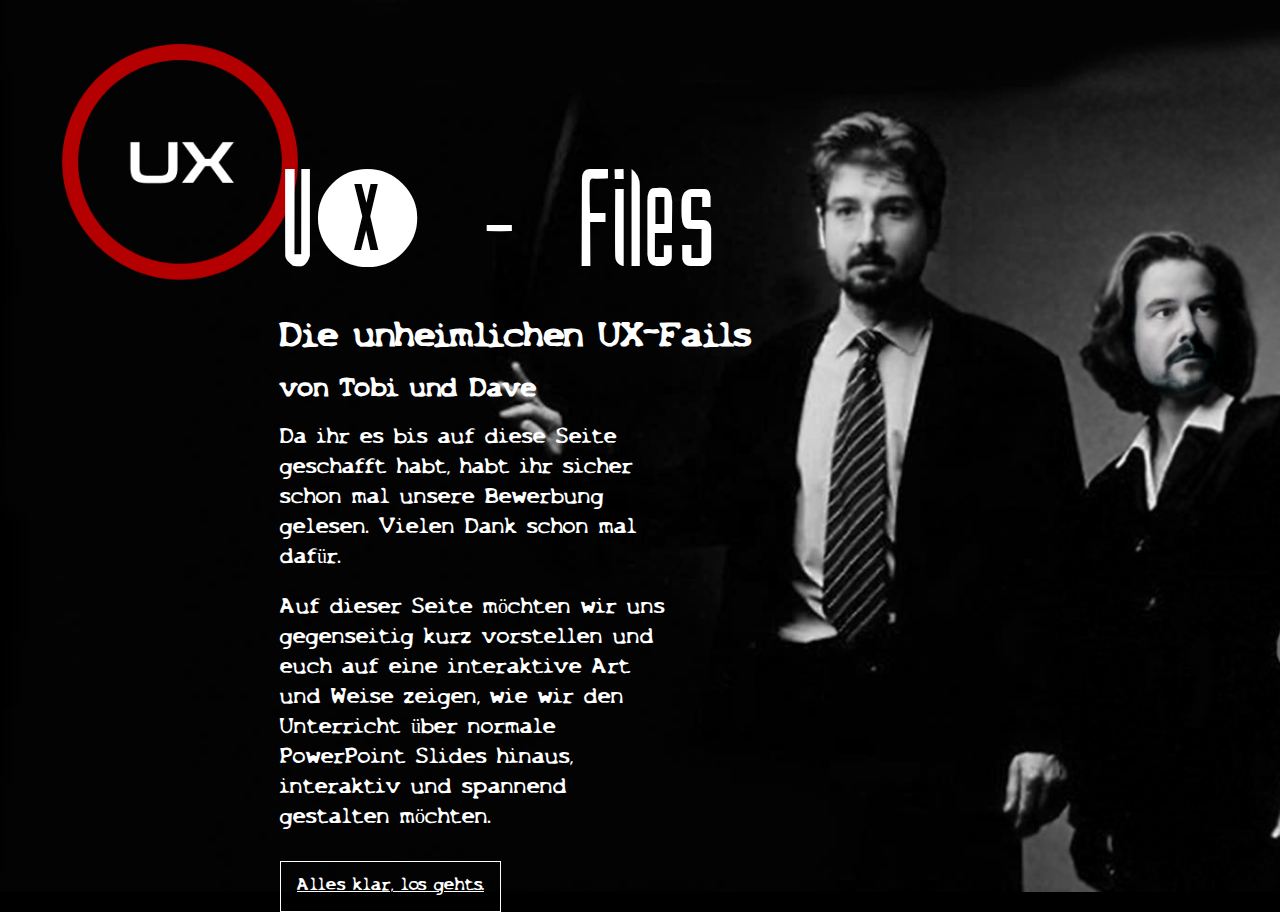
<file: index.html>
<!DOCTYPE html>
<html lang="en">
  <head>
    <meta charset="UTF-8" />
    <meta name="viewport" content="width=device-width, initial-scale=1.0" />
    <title>Tobi's and Dave's UX-Files</title>
    <link rel="stylesheet" href="style.css" />
    <link rel="stylesheet" href="startseite.css" />
  </head>
  <body>
    <div class="fails">UX - Files</div>
    <div class="content">
      <h1>Die unheimlichen UX-Fails</h1>
      <h2>von Tobi und Dave</h2>
      <p>
        Da ihr es bis auf diese Seite geschafft habt, habt ihr sicher schon mal
        unsere Bewerbung gelesen. Vielen Dank schon mal dafür.
      </p>
      <p>
        Auf dieser Seite möchten wir uns gegenseitig kurz vorstellen und euch
        auf eine interaktive Art und Weise zeigen, wie wir den Unterricht über
        normale PowerPoint Slides hinaus, interaktiv und spannend gestalten
        möchten.
      </p>
      <a href="vorname.html">Alles klar, los gehts.</a>
    </div>
  </body>
</html>
</file>
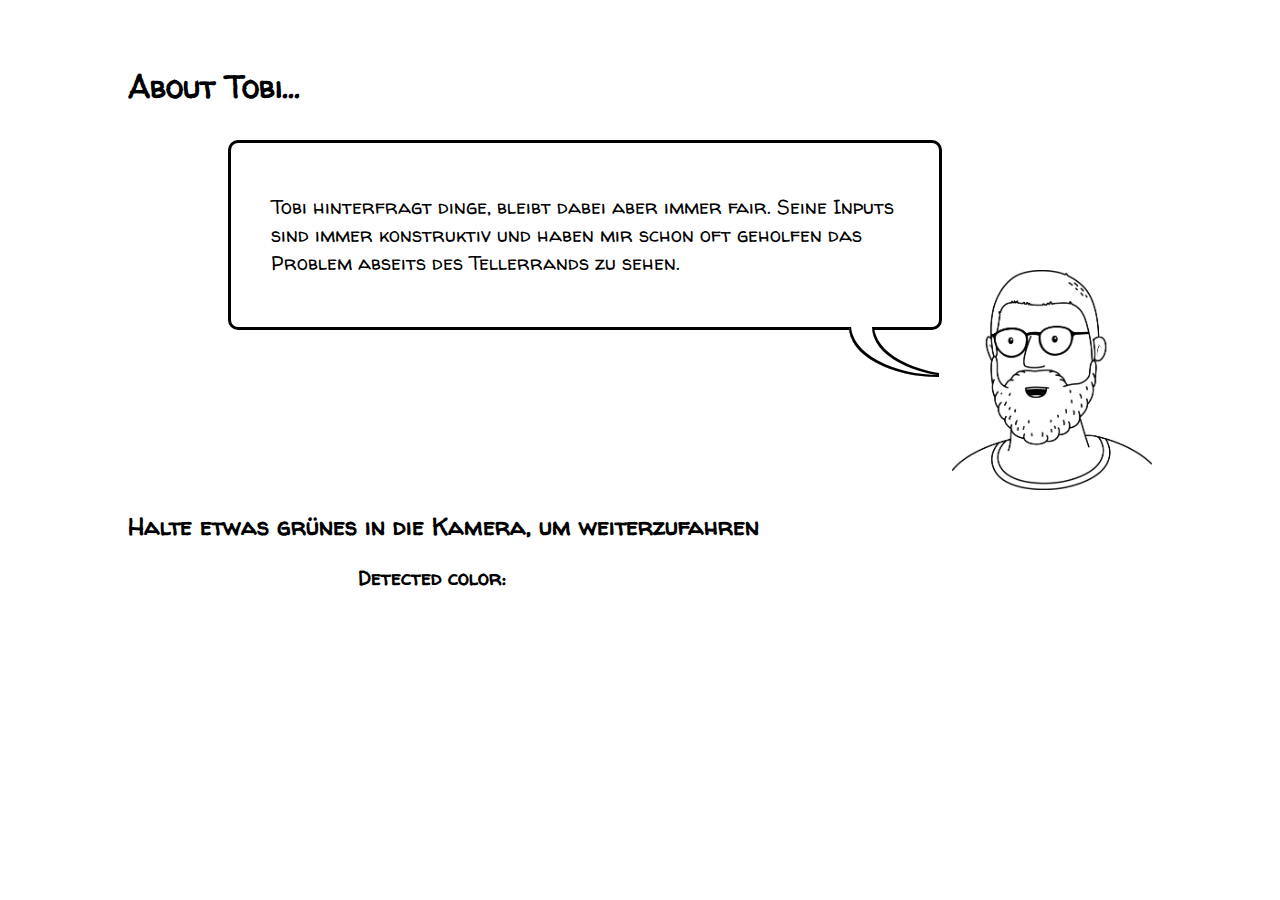
<file: camera_input.html>
<!DOCTYPE html>
<html lang="en">
  <head>
    <meta charset="UTF-8" />
    <meta name="viewport" content="width=device-width, initial-scale=1.0" />
    <title>Color Detection</title>
    <link rel="stylesheet" href="color.css">
    <link rel="stylesheet" href="style.css">
  </head>
  <body>
    <h1>About Tobi...</h1>
    <main class="social-telling rechts">
      <div class="avatar">
        <img style="transform: scaleX(-1);" src="./assets/dave.png" alt="avatar dave">
      </div>
      <div class="bubble right">
<p>Tobi hinterfragt dinge, bleibt dabei aber immer fair. Seine Inputs sind immer konstruktiv und haben mir schon oft geholfen das Problem abseits des Tellerrands zu sehen.</p>
      </div>
    </main>
    <h2>Halte etwas grünes in die Kamera, um weiterzufahren
    <div style="display: flex; gap:30px;">
      
      <video id="video" width="200" autoplay></video>
      <canvas id="canvas" width="640" height="480" style="display: none"></canvas>
      <div>
        <p id="colorResult">Detected color:</p>
        <div id="detected-color">

        </div>
      </div>
    </div>
    <div>
      <a
        href="./shortcut.html"
        id="forwardLink"
        style="
          display: none;
          pointer-events: none;
          color: gray;
          text-decoration: none;
        "
        >Weiter</a
      >
      <a
        href="noise_slider.html"
        id="backLink"
        style="
          display: none;
          pointer-events: none;
          color: gray;
          text-decoration: none;
        "
        >Zurück</a
      >
    </div>
    <div
      id="blueDiv"
      style="display: none; background-color: blue; width: 200px; height: 200px"
    ></div>

    <script>
      document.addEventListener("DOMContentLoaded", () => {
        const video = document.getElementById("video");
        const canvas = document.getElementById("canvas");
        const colorResult = document.getElementById("colorResult");
        const forwardLink = document.getElementById("forwardLink");
        const backLink = document.getElementById("backLink");
        const blueDiv = document.getElementById("blueDiv");
        const detectedColor = document.getElementById("detected-color");

        if (navigator.mediaDevices && navigator.mediaDevices.getUserMedia) {
          navigator.mediaDevices
            .getUserMedia({ video: true })
            .then((stream) => {
              video.srcObject = stream;
              video.play();
            })
            .catch((error) => {
              console.error("Error accessing camera:", error);
            });
        } else {
          console.error("getUserMedia is not supported in this browser");
        }

        function enableForwardLink() {
          forwardLink.style.pointerEvents = "auto";
          forwardLink.style.color = "black";
        }

        function enableBackLink() {
          backLink.style.pointerEvents = "auto";
          backLink.style.color = "black";
        }

        function disableLinks() {
          forwardLink.style.pointerEvents = "none";
          forwardLink.style.color = "gray";
          backLink.style.pointerEvents = "none";
          backLink.style.color = "gray";
        }

        function detectColor() {
          const context = canvas.getContext("2d");
          context.drawImage(video, 0, 0, canvas.width, canvas.height);

          const imageData = context.getImageData(
            0,
            0,
            canvas.width,
            canvas.height
          );
          const data = imageData.data;

          let totalRed = 0;
          let totalGreen = 0;
          let totalBlue = 0;
          let totalPixels = 0;

          for (let i = 0; i < data.length; i += 4) {
            const red = data[i];
            const green = data[i + 1];
            const blue = data[i + 2];

            // Check for red color
            if (red > 150 && green < 100 && blue < 100) {
              totalRed += red;
              totalGreen += green;
              totalBlue += blue;
              totalPixels++;
            }
            // Check for green color
            else if (green > 150 && red < 100 && blue < 100) {
              totalRed += red;
              totalGreen += green;
              totalBlue += blue;
              totalPixels++;
            }
            // Check for blue color
            else if (blue > 150 && red < 100 && green < 100) {
              totalRed += red;
              totalGreen += green;
              totalBlue += blue;
              totalPixels++;
            }
          }

          if (totalPixels > 0) {
            const averageRed = totalRed / totalPixels;
            const averageGreen = totalGreen / totalPixels;
            const averageBlue = totalBlue / totalPixels;

            
            color=`RGB(${averageRed.toFixed(
              0
            )}, ${averageGreen.toFixed(0)}, ${averageBlue.toFixed(0)})`
            colorResult.textContent = "Detected Color: ";
            detectedColor.textContent = color;
            detectedColor.style.backgroundColor = color;

            // Enable links and make them visible for green color
            if (averageGreen > averageRed && averageGreen > averageBlue) {
              enableForwardLink();
              forwardLink.style.display = "inline-block";
              // backLink.style.display = "none";
              // blueDiv.style.display = "none";
            }
            // // Enable links and make them visible for red color
            // else if (averageRed > averageGreen && averageRed > averageBlue) {
            //   enableBackLink();
            //   // forwardLink.style.display = "none";
            //   backLink.style.display = "inline-block";
            //   // blueDiv.style.display = "none";
            // }
            // // Enable links and make them visible for blue color
            // else if (averageBlue > averageRed && averageBlue > averageGreen) {
            //   disableLinks();
            //   // forwardLink.style.display = "none";
            //   // backLink.style.display = "none";
            //   blueDiv.style.display = "block";
            // }
            // // Disable links if no specific color is detected
            // else {
            //   disableLinks();
            //   forwardLink.style.display = "none";
            //   backLink.style.display = "none";
            //   blueDiv.style.display = "none";
            // }
          } else {
            colorResult.textContent = "No color detected";
            //disableLinks();
          }

          requestAnimationFrame(detectColor);
        }

        video.addEventListener("play", () => {
          // canvas.style.display = "block";
          detectColor();
        });
      });
    </script>
  </body>
</html>
</file>
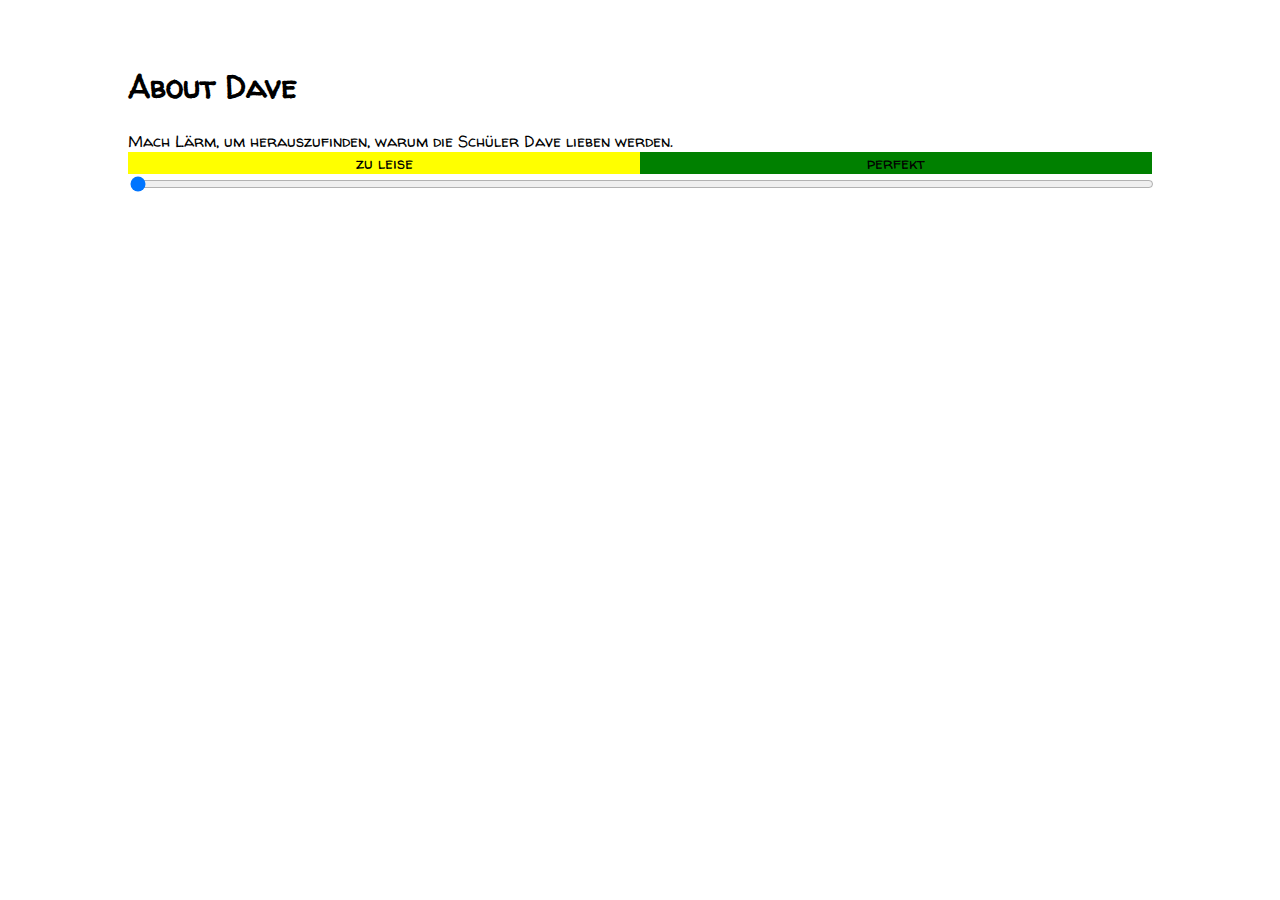
<file: noise_slider.html>
<!DOCTYPE html>
<html lang="en">
  <head>
    <meta charset="UTF-8" />
    <meta name="viewport" content="width=device-width, initial-scale=1.0" />
    <title>Tobi's and Dave's UX-Files</title>
    <link rel="stylesheet" href="style.css" />
  </head>
  <body>
    <h1>About Dave</h1>

    <label for="slider"
      >Mach Lärm, um herauszufinden, warum die Schüler Dave lieben werden.
    </label>
    <div>
      <div style="width: 100%; display: flex">
        <div style="width: 50%; text-align: center; background-color: yellow">
          zu leise
        </div>
        <div style="width: 50%; text-align: center; background-color: green">
          perfekt
        </div>
        <!-- <div style="width: 30%; text-align: center; background-color: red">
          zu laut
        </div> -->
      </div>
      <input
        style="width: 100%"
        type="range"
        id="slider"
        min="0"
        max="100"
        value="0"
      />
    </div>
    <div
      id="hide_this_field"
      style="
        padding: 1rem;

        display: none;
        margin-top: 2em;
      "
    >
      <main class="social-telling">
        <div class="avatar">
          <img src="./assets/tobi.png" alt="avatar tobi" />
        </div>
        <div class="bubble left">
          <p>
            Egal was kommt, Dave hat immer eine innovative Idee. Oder zwei. Oder manchmal auch 7 ;-)
          </p>
          <p>
            Dave Challenged Vorschläge und strebt immer nach einer noch besseren Lösung.
          </p>
        </div>
      </main>
    </div>
    <a href="camera_input.html" style="display: none" id="linkForward"
      >Weiter</a
    >
    <script>
      document.addEventListener("DOMContentLoaded", () => {
        const slider = document.getElementById("slider");
        const hideField = document.getElementById("hide_this_field");
        const linkForward = document.getElementById("linkForward");

        // Check if getUserMedia is supported
        if (navigator.mediaDevices && navigator.mediaDevices.getUserMedia) {
          // Request access to the microphone
          navigator.mediaDevices
            .getUserMedia({ audio: true })
            .then((stream) => {
              const audioContext = new (window.AudioContext ||
                window.webkitAudioContext)();
              const source = audioContext.createMediaStreamSource(stream);
              const analyser = audioContext.createAnalyser();
              const gainNode = audioContext.createGain(); // Create a GainNode

              // Connect the microphone input to the analyser
              source.connect(analyser);
              analyser.connect(gainNode); // Connect the analyser to the gain node
              gainNode.connect(audioContext.destination); // Connect the gain node to the audio context destination

              // Set up the analyser
              analyser.fftSize = 512;
              const dataArray = new Uint8Array(analyser.fftSize);

              // Update the slider based on the microphone input
              function updateSlider() {
                analyser.getByteFrequencyData(dataArray);
                const average =
                  dataArray.reduce((acc, value) => acc + value, 0) /
                  dataArray.length;
                const normalizedValue = (average / 256) * 100;

                // The louder the microphone input, the more towards 100 the slider moves (doubled movement twice)
                const mappedValue = normalizedValue * 6; // Adjusted factor for increased movement
                slider.value = mappedValue;

                // Show/hide the content based on the slider value
                if (mappedValue >= 50 && mappedValue <= 61) {
                  hideField.style.display = "block";
                  linkForward.style.display = "block";
                }

                // Mute the audio output if desired
                const mute = mappedValue >= 0; // Adjust this threshold as needed
                gainNode.gain.value = mute ? 0 : 1; // Mute or unmute based on the threshold
              }

              // Call the updateSlider function periodically
              setInterval(updateSlider, 50);
            })
            .catch((error) => {
              console.error("Error accessing microphone:", error);
            });
        } else {
          console.error("getUserMedia is not supported in this browser");
        }
      });
    </script>
  </body>
</html>
</file>
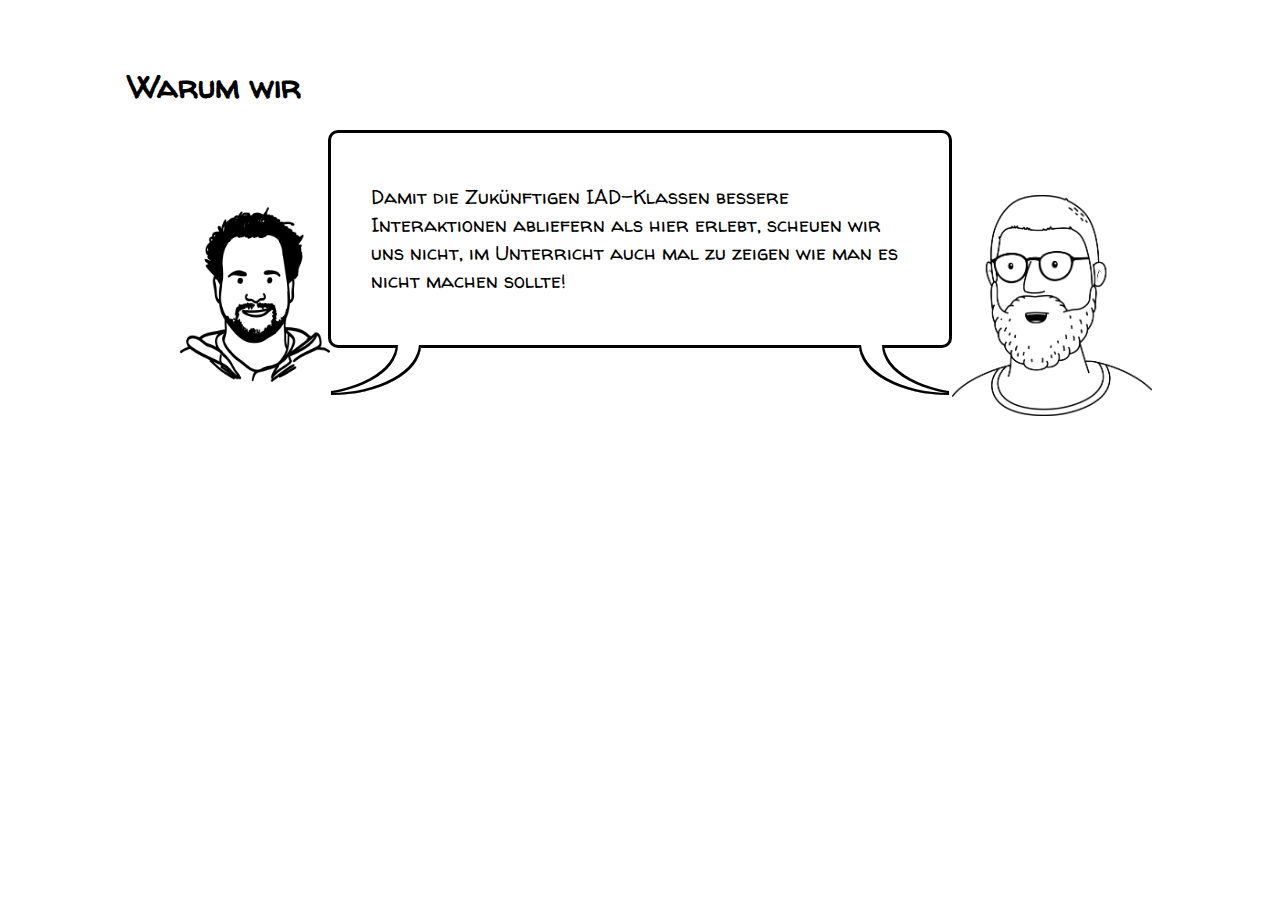
<file: schluss.html>
<!DOCTYPE html>
<html lang="en">
  <head>
    <meta charset="UTF-8" />
    <meta name="viewport" content="width=device-width, initial-scale=1.0" />
    <title>Tobi's and Dave's UX-Files</title>
    <link rel="stylesheet" href="style.css" />
    <link rel="stylesheet" href="telefonnummer.css" />
    <style></style>
  </head>
  <body>
    <h1>Warum wir</h1>
    <main class="social-telling beide">
      <div
        class="avatar"
        style="display: block; position: relative; top: 65px; left: 30px"
      >
        <img src="./assets/tobi.png" alt="avatar tobi" />
      </div>
      <div>
        <div class="bubble right left" style="margin: 0 0 150px 0">
          <p>
            Damit die Zukünftigen IAD-Klassen bessere Interaktionen
            abliefern als hier erlebt, scheuen wir uns nicht, im Unterricht auch mal zu zeigen
            wie man es nicht machen sollte!
          </p>
        </div>

      </div>
      <div class="avatar" style="display: block; position: relative; top: 65px">
        <img
          style="transform: scaleX(-1)"
          src="./assets/dave.png"
          alt="avatar dave"
        />
      </div>
    </main>
  </body>
</html>
</file>
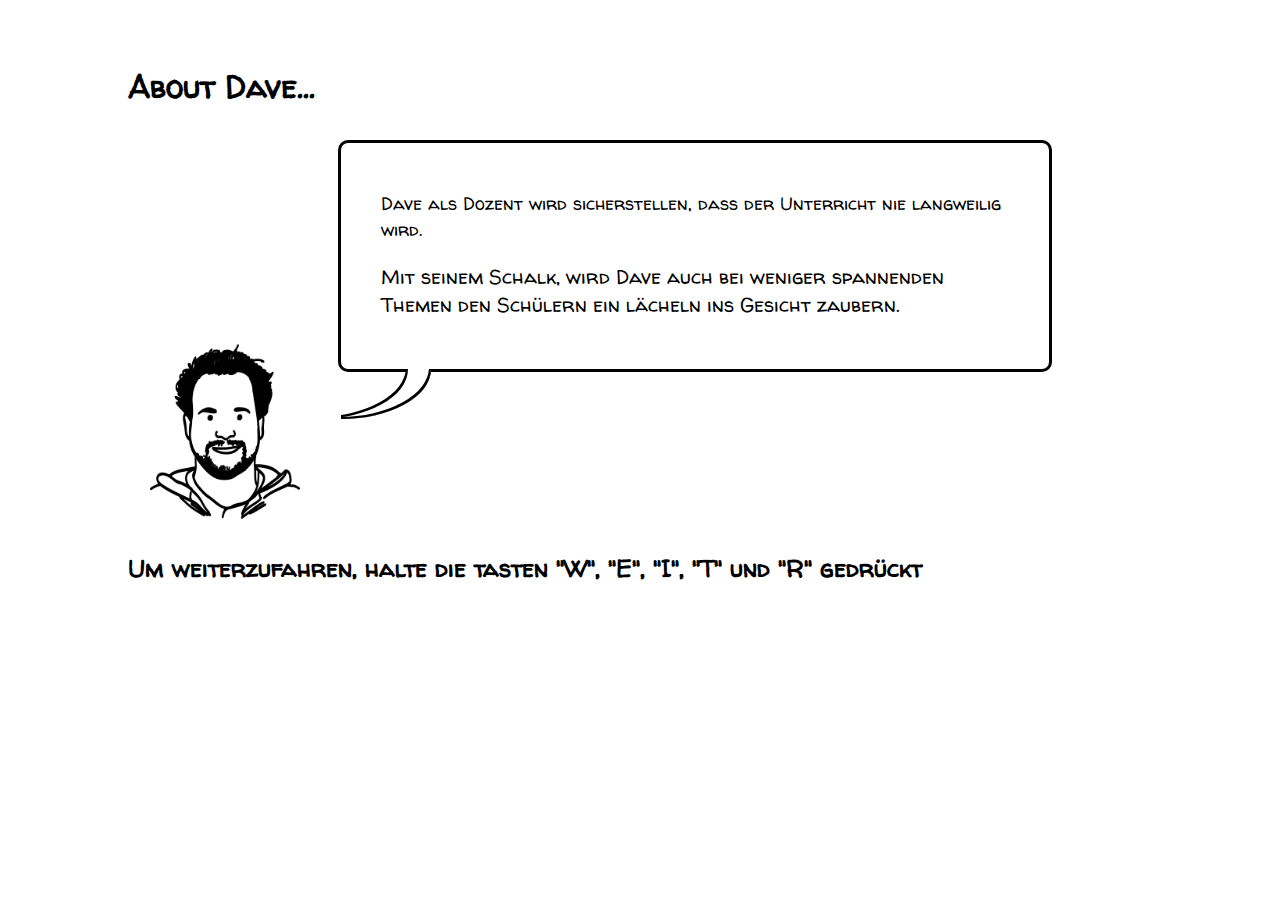
<file: shortcut.html>
<!DOCTYPE html>
<html lang="en">
  <head>
    <meta charset="UTF-8" />
    <meta name="viewport" content="width=device-width, initial-scale=1.0" />
    <title>Tobi's and Dave's UX-Files</title>
    <link rel="stylesheet" href="style.css" />
  </head>
  <body>
    <h1>About Dave...</h1>
    <main class="social-telling">
      <div class="avatar">
        <img src="./assets/tobi.png" alt="avatar tobi" />
      </div>
      <div class="bubble left">
        <p class="font-large">
          Dave als Dozent wird sicherstellen, dass der Unterricht nie langweilig wird. 
        </p>
        <p>
          Mit seinem Schalk, wird Dave auch bei weniger spannenden Themen den Schülern ein lächeln ins Gesicht zaubern.
        </p>
      </div>
    </main>

    <h2>
      Um weiterzufahren, halte die tasten "W", "E", "I", "T" und "R" gedrückt
    </h2>
    <script>
      const requiredKeys = new Set(["W", "E", "I", "T", "R"]);
      const pressedKeys = new Set();

      document.addEventListener("keydown", function (event) {
        console.log(event);
        const keyPressed = event.key.toUpperCase();
        // Check if the pressed key is in the set of required keys
        if (requiredKeys.has(keyPressed) && !pressedKeys.has(keyPressed)) {
          // Add the pressed key to the set of pressed keys
          pressedKeys.add(keyPressed);
          console.log(pressedKeys);

          // Check if all required keys are pressed simultaneously
          if (isEqualSets(requiredKeys, pressedKeys)) {
            // Perform your desired action here
            console.log("All required keys pressed simultaneously!");
            // Prevent the browser from executing the default action
            event.preventDefault();

            // Example: JavaScript code to redirect to telefonnummer.html
            document.location.href = "./telefonnummer.html";

            // Clear the set of pressed keys for the next combination
            pressedKeys.clear();
          }
        }
      });

      document.addEventListener("keyup", function (event) {
        // Remove the released key from the set of pressed keys
        // pressedKeys.delete(event.key.toUpperCase());
      });

      // Function to check if two sets are equal
      function isEqualSets(set1, set2) {
        if (set1.size !== set2.size) {
          return false;
        }
        for (const item of set1) {
          if (!set2.has(item)) {
            return false;
          }
        }
        return true;
      }
    </script>
  </body>
</html>
</file>
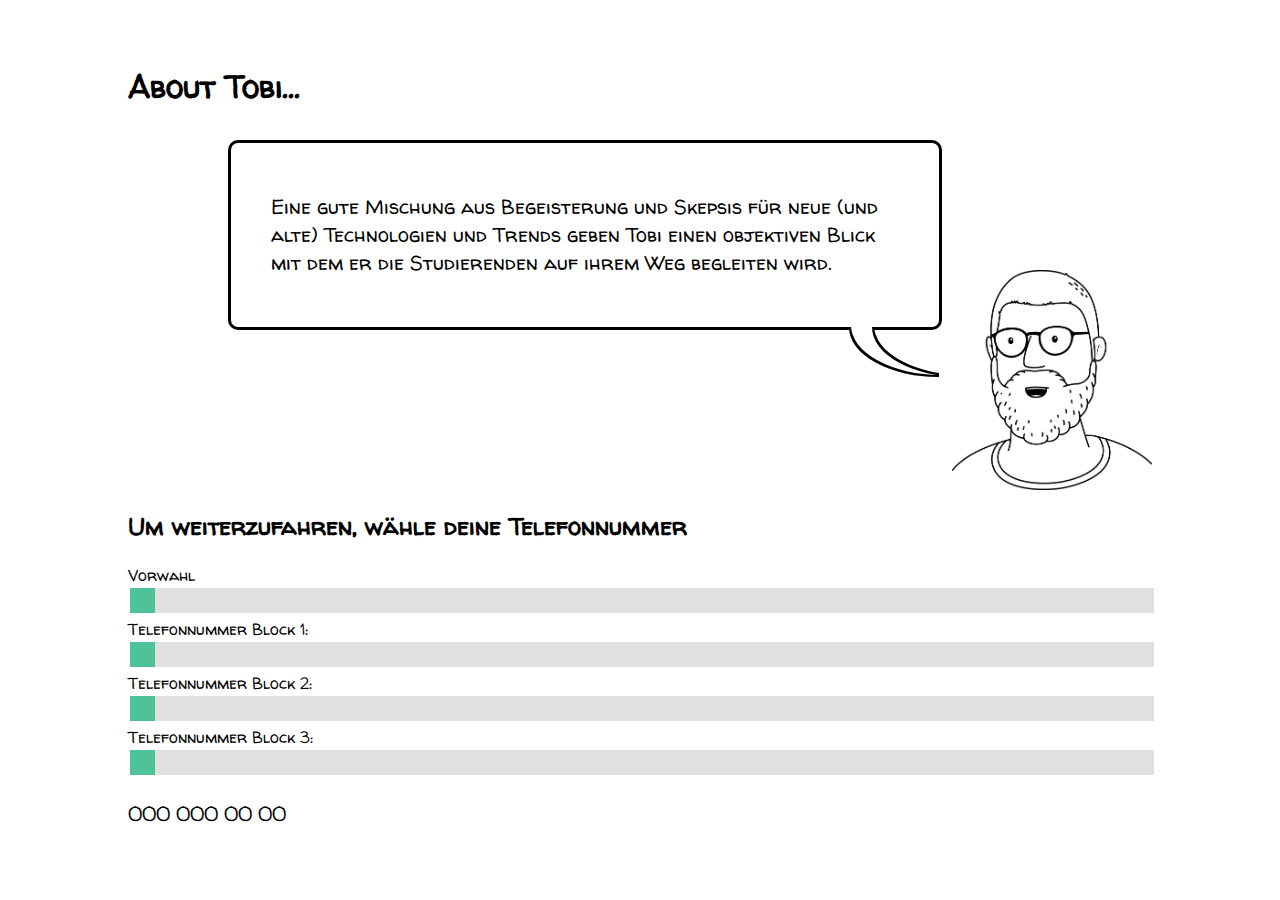
<file: telefonnummer.html>
<!DOCTYPE html>
<html lang="en">
  <head>
    <meta charset="UTF-8" />
    <meta name="viewport" content="width=device-width, initial-scale=1.0" />
    <title>Tobi's and Dave's UX-Files</title>
    <link rel="stylesheet" href="style.css" />
    <link rel="stylesheet" href="telefonnummer.css" />
    <style></style>
  </head>
  <body>
    <h1>About Tobi...</h1>
    <main class="social-telling rechts">
      <div class="avatar">
        <img
          style="transform: scaleX(-1)"
          src="./assets/dave.png"
          alt="avatar dave"
        />
      </div>
      <div class="bubble right">
        <p>
          Eine gute Mischung aus Begeisterung und Skepsis für neue (und alte)
          Technologien und Trends geben Tobi einen objektiven Blick mit dem er
          die Studierenden auf ihrem Weg begleiten wird.
        </p>
      </div>
    </main>

    <h2>Um weiterzufahren, wähle deine Telefonnummer</h2>
    <label for="vorwahl">Vorwahl</label>
    <input
      type="range"
      min="010"
      max="099"
      value="0"
      class="slider"
      id="vorwahl"
    />
    <label for="block1">Telefonnummer Block 1:</label>
    <input
      type="range"
      min="000"
      max="999"
      value="0"
      class="slider"
      id="block1"
    />
    <label for="block2">Telefonnummer Block 2:</label>
    <input
      type="range"
      min="00"
      max="99"
      value="0"
      class="slider"
      id="block2"
    />
    <label for="block3">Telefonnummer Block 3:</label>
    <input
      type="range"
      min="00"
      max="99"
      value="0"
      class="slider"
      id="block3"
    />
    <p>
      <span id="vw-output">000</span>
      <span id="b1-output">000</span>
      <span id="b2-output">00</span>
      <span id="b3-output">00</span>
    </p>

    <a href="schluss.html" style="display: none" id="linkForward">Weiter</a>
    <script>
      // Function triggered when sliders are updated
      function updateSliderValue() {
        // Array containing slider elements
        const sliders = [
          document.getElementById("vorwahl"),
          document.getElementById("block1"),
          document.getElementById("block2"),
          document.getElementById("block3"),
        ];

        // Element representing the forward link
        const linkForward = document.getElementById("linkForward");

        // IDs of elements representing slider outputs
        const sliderOutputs = [
          "vw-output",
          "b1-output",
          "b2-output",
          "b3-output",
        ];

        // Check if all sliders have values greater than 0
        const allSlidersValid = sliders.every((slider) => slider.value > 0);
        linkForward.style.display = allSlidersValid ? "block" : "none";

        // Update slider output values
        updateOutputs(sliders, sliderOutputs);
      }

      // Function to update slider output elements with corresponding slider values
      function updateOutputs(sliders, outputIds) {
        sliders.forEach((slider, index) => {
          const output = document.getElementById(outputIds[index]);
          const formattedValue = formatSliderValue(
            slider.value,
            outputIds[index]
          );
          output.textContent = formattedValue;
        });
      }

      // Function to format slider values with leading zeros based on output IDs
      function formatSliderValue(value, outputId) {
        // Determine length based on output ID
        const length =
          outputId === "vw-output" ? 3 : outputId === "b1-output" ? 3 : 2;
        const stringValue = String(value);
        const zerosToAdd = Math.max(0, length - stringValue.length);
        return "0".repeat(zerosToAdd) + stringValue;
      }

      // Event listeners for the "input" event on each slider
      document
        .getElementById("vorwahl")
        .addEventListener("input", updateSliderValue);
      document
        .getElementById("block1")
        .addEventListener("input", updateSliderValue);
      document
        .getElementById("block2")
        .addEventListener("input", updateSliderValue);
      document
        .getElementById("block3")
        .addEventListener("input", updateSliderValue);
    </script>
  </body>
</html>
</file>
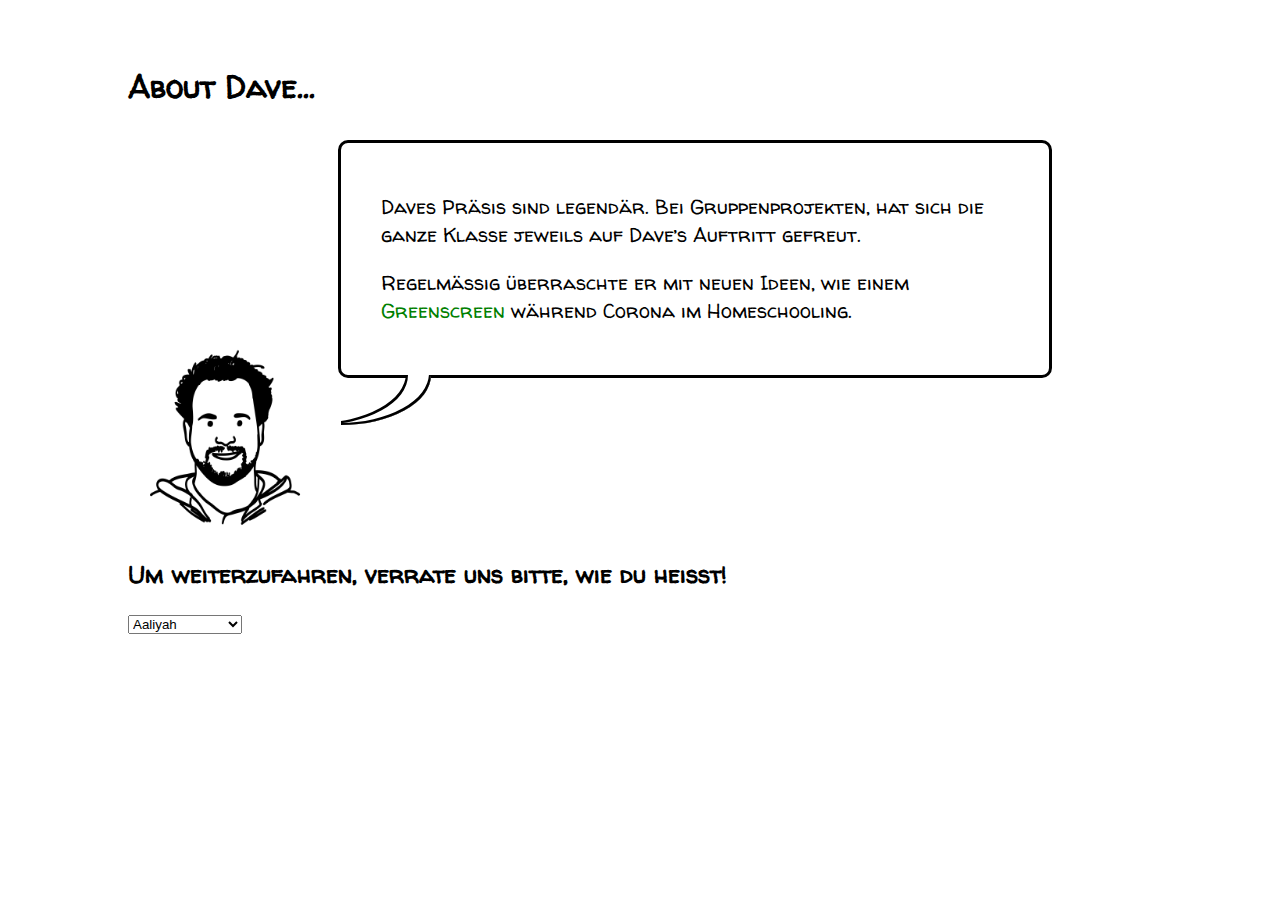
<file: vorname.html>
<!DOCTYPE html>
<html lang="en">
  <head>
    <meta charset="UTF-8" />
    <meta name="viewport" content="width=device-width, initial-scale=1.0" />
    <title>Tobi's and Dave's UX-Files</title>
    <link rel="stylesheet" href="style.css" />
    <link rel="stylesheet" href="vorname.css">
  </head>
  <body>
    <h1>About Dave...</h1>
    <main class="social-telling">
      <div class="avatar">
        <img src="./assets/tobi.png" alt="avatar tobi">
      </div>
      <div class="bubble left">
        <p>Daves Präsis sind legendär. Bei Gruppenprojekten, hat sich die ganze Klasse jeweils auf Dave’s Auftritt gefreut.</p>
        <p>Regelmässig überraschte er mit neuen Ideen, wie einem <span style="color: green;">Greenscreen</span> während Corona im Homeschooling.</p>
      </div>
    </main>

    <h2>Um weiterzufahren, verrate uns bitte, wie du heisst!</h2>
    <select name="names" id="name-select">
<option>Aaliyah</option>
<option>Aaltje</option>
<option>Aaron</a></option>
<option>Abbey</option>
<option>Abdul</option>
<option>Abel</option>
<option>Abigal</option>
<option>Abraham</option>
<option>Achim</option>
<option>Ada</option>
<option>Adam</a></option>
<option>Adele</option>
<option>Adelheid</option>
<option>Adelina</option>
<option>Adina</option>
<option>Adolf</option>
<option>Adreon</option>
<option>Adrian</a></option>
<option>Adrian</option>
<option>Adriana</option>
<option>Adriano</option>
<option>Adrien</option>
<option>Aeneas</option>
<option>Aenna</option>
<option>Agatha</option>
<option>Agnes</option>
<option>Ahe</option>
<option>Aheahe</option>
<option>Aida</option>
<option>Aidan</option>
<option>Aiden</option>
<option>Aika</option>
<option>Aileen</option>
<option>Aimo</option>
<option>Aimée</option>
<option>Aitana</option>
<option>Aithne</option>
<option>Ajlin</option>
<option>Akamai</option>
<option>Akamu</option>
<option>Akela</option>
<option>Akela</option>
<option>Aki</option>
<option>Akoni</option>
<option>Alain</option>
<option>Alamea</option>
<option>Alan</option>
<option>Alana</option>
<option>Alani</option>
<option>Alara</option>
<option>Alarich</option>
<option>Alaula</option>
<option>Alba</option>
<option>Albert</option>
<option>Alberte</option>
<option>Albrecht</option>
<option>Alea</option>
<option>Alec</option>
<option>Aleha</option>
<option>Alena</option>
<option>Alessa</option>
<option>Alessandra</option>
<option>Alessandro</option>
<option>Alessia</option>
<option>Alessio</option>
<option>Alex</option>
<option>Alex</option>
<option>Alexa</option>
<option>Alexander</a></option>
<option>Alexandra</option>
<option>Alexej</option>
<option>Alexia</option>
<option>Alexis</option>
<option>Alexis</option>
<option>Alexsandra</option>
<option>Aleya</option>
<option>Alfons</option>
<option>Alfred</option>
<option>Ali</option>
<option>Alica</option>
<option>Alice</option>
<option>Alicia</option>
<option>Alida</option>
<option>Aliena</option>
<option>Alika</option>
<option>Alina</option>
<option>Aline</option>
<option>Alisa</option>
<option>Alisha</option>
<option>Alisia</option>
<option>Alison</option>
<option>Alissa</option>
<option>Aliy</option>
<option>Aliya</option>
<option>Alizee</option>
<option>Aljoscha</option>
<option>Alla</option>
<option>Allard</option>
<option>Allegra</option>
<option>Ally</option>
<option>Allyssa</option>
<option>Alma</option>
<option>Almina</option>
<option>Almuth</option>
<option>Aloha</option>
<option>Aloha</option>
<option>Alois</option>
<option>Alrik</option>
<option>Aluna</option>
<option>Alva</option>
<option>Alvaro</option>
<option>Alwin</option>
<option>Alysa</option>
<option>Alyssa</option>
<option>Amadea</option>
<option>Amadeus</option>
<option>Amalia</option>
<option>Amalie</option>
<option>Amanda</option>
<option>Amandus</option>
<option>Amani</option>
<option>Amaranth</option>
<option>Amaryllis</option>
<option>Amber</option>
<option>Amel</option>
<option>Amelia</option>
<option>Amelie</option>
<option>Ameline</option>
<option>Amelio</option>
<option>Amely</option>
<option>Amica</option>
<option>Amie</option>
<option>Amina</option>
<option>Amir</option>
<option>Amira</option>
<option>Amiran</option>
<option>Amita</option>
<option>Amke</option>
<option>Amon</option>
<option>Amrei</option>
<option>Amy</option>
<option>Ana</option>
<option>Anabel</option>
<option>Anabell</option>
<option>Anais</option>
<option>Anakin</option>
<option>Anastasia</option>
<option>Anda</option>
<option>Anders</option>
<option>Andre</option>
<option>Andrea</option>
<option>Andrea</option>
<option>Andreas</a></option>
<option>Andrej</option>
<option>Andres</option>
<option>Andrew</option>
<option>Andriane</option>
<option>Andrico</option>
<option>Andrik</option>
<option>Andrina</option>
<option>André</option>
<option>Andy</option>
<option>Andy</option>
<option>Anela</option>
<option>Angela</option>
<option>Angelica</option>
<option>Angelika</option>
<option>Angeliki</option>
<option>Angelina</option>
<option>Angus</option>
<option>Angélique</option>
<option>Anian</option>
<option>Aniani</option>
<option>Anica</option>
<option>Aniela</option>
<option>Anika</option>
<option>Anil</option>
<option>Anina</option>
<option>Anita</option>
<option>Anja</option>
<option>Anke</option>
<option>Ann-Britt</option>
<option>Ann-Kathrin</option>
<option>Ann</option>
<option>Anna</option>
<option>Annabel</option>
<option>Annabell</option>
<option>Annabella</option>
<option>Annabelle</option>
<option>Annalena</option>
<option>Annbritt</option>
<option>Anne-Marie</option>
<option>Anne</option>
<option>Annegret</option>
<option>Anneke</option>
<option>Anneli</option>
<option>Annelie</option>
<option>Annelina</option>
<option>Annemarie</option>
<option>Annesca</option>
<option>Annett</option>
<option>Annette</option>
<option>Anni</option>
<option>Annica</option>
<option>Annick</option>
<option>Annie</option>
<option>Annika</option>
<option>Annilie</option>
<option>Annina</option>
<option>Annkathrin</option>
<option>Annkatrin</option>
<option>Anno</option>
<option>Anny</option>
<option>Ano</option>
<option>Anouck</option>
<option>Anouk</a></option>
<option>Anouk</option>
<option>Anselina</option>
<option>Anselm</option>
<option>Ansgar</option>
<option>Anthea</option>
<option>Anthony</option>
<option>Antigone</option>
<option>Antje</option>
<option>Antoine</option>
<option>Anton</a></option>
<option>Antonia</option>
<option>Antonie</option>
<option>Antonie</option>
<option>Antonietta</option>
<option>Antonina</option>
<option>Antonio</option>
<option>Antonios</option>
<option>Antonius</option>
<option>Anuhea</option>
<option>Anushka</option>
<option>Aolani</option>
<option>Aoloa</option>
<option>Aouli</option>
<option>Apikalia</option>
<option>Arabella</option>
<option>Aragorn</option>
<option>Aramis</option>
<option>Arendt</option>
<option>Ares</option>
<option>Ari</option>
<option>Arian</option>
<option>Ariane</option>
<option>Arianna</option>
<option>Ariel</option>
<option>Ariel</option>
<option>Arik</option>
<option>Aris</option>
<option>Arlan</option>
<option>Arlene</option>
<option>Arman</option>
<option>Armand</option>
<option>Armin</option>
<option>Arndt</option>
<option>Arne</option>
<option>Arnit</option>
<option>Arno</option>
<option>Arnold</option>
<option>Aron</option>
<option>Arthur</option>
<option>Artur</option>
<option>Arved</option>
<option>Arven</option>
<option>Arvid</option>
<option>Arwed</option>
<option>Arwen</option>
<option>Asger</option>
<option>Ashley</option>
<option>Ashly</option>
<option>Asmus</option>
<option>Asta</option>
<option>Astrid</option>
<option>Asya</option>
<option>Athan</option>
<option>Athina</option>
<option>Attila</option>
<option>August</option>
<option>Augustin</option>
<option>Aurea</option>
<option>Aurel</option>
<option>Aurelia</option>
<option>Aurelian</option>
<option>Aurelie</option>
<option>Aurelius</option>
<option>Ava</option>
<option>Aveline</option>
<option>Avena</option>
<option>Avino</option>
<option>Axel</option>
<option>Ayaka</option>
<option>Ayana</option>
<option>Ayla</option>
<option>Aylin</option>
<option>Aysu</option>
<option>Ayuna</option>
<option>Azalea</option>
<option>Baal</option>
<option>Babette</option>
<option>Bahar</option>
<option>Bahareh</option>
<option>Baila</option>
<option>Bailong</option>
<option>Baker</option>
<option>Baldrun</option>
<option>Balduin</option>
<option>Balthasar</option>
<option>Balthilde</option>
<option>Banu</option>
<option>Banyan</option>
<option>Barack</option>
<option>Barbara</option>
<option>Barbie</option>
<option>Barnabas</option>
<option>Barney</option>
<option>Barthold</option>
<option>Bartholomäus</option>
<option>Bartolomea</option>
<option>Bashar</option>
<option>Basil</option>
<option>Bastian</option>
<option>Bastienne</option>
<option>Batjah</option>
<option>Bea</option>
<option>Beat</option>
<option>Beate</option>
<option>Beatrice</option>
<option>Beatrix</option>
<option>Beatus</option>
<option>Becky</option>
<option>Beeke</option>
<option>Begonia</option>
<option>Beixing</option>
<option>Bekim</option>
<option>Bela</option>
<option>Belana</option>
<option>Belina</option>
<option>Belinda</option>
<option>Bella</option>
<option>Belli</option>
<option>Ben</option>
<option>Benazir</option>
<option>Benedict</option>
<option>Benedicta</option>
<option>Benedikt</a></option>
<option>Benedikta</option>
<option>Benedikte</option>
<option>Benice</option>
<option>Benicio</option>
<option>Benita</option>
<option>Benitio</option>
<option>Benja</option>
<option>Benja</option>
<option>Benjamin</a></option>
<option>Bennet</option>
<option>Bennett</option>
<option>Benno</option>
<option>Benny</option>
<option>Bent</option>
<option>Bente</option>
<option>Bente</option>
<option>Beowulf</option>
<option>Beppo</option>
<option>Berat</option>
<option>Berend</option>
<option>Berenice</option>
<option>Berenike</option>
<option>Bergild</option>
<option>Berit</option>
<option>Berkan</option>
<option>Bernadette</option>
<option>Bernd</option>
<option>Bernhard</option>
<option>Bert</option>
<option>Berta</option>
<option>Berthold</option>
<option>Bertie</option>
<option>Bertil</option>
<option>Bertolt</option>
<option>Beryll</option>
<option>Beth</option>
<option>Bethany</option>
<option>Bettina</option>
<option>Betty</option>
<option>Beverly</option>
<option>Bianca</option>
<option>Bianka</option>
<option>Bibi</option>
<option>Bibiana</option>
<option>Bienke</option>
<option>Bilal</option>
<option>Bilge</option>
<option>Bill</option>
<option>Billal</option>
<option>Bine</option>
<option>Bing</option>
<option>Birga</option>
<option>Birger</option>
<option>Birgit</option>
<option>Birgitte</option>
<option>Birk</option>
<option>Birka</option>
<option>Birklinde</option>
<option>Birte</option>
<option>Bjarne</option>
<option>Bjella</option>
<option>Bjelle</option>
<option>Björk</option>
<option>Björn</a></option>
<option>Blair</option>
<option>Blair</option>
<option>Blanca</option>
<option>Blossom</option>
<option>Bloswen</option>
<option>Blue</option>
<option>Blue</option>
<option>Bluebell</option>
<option>Bo</option>
<option>Bo</option>
<option>Bob</option>
<option>Bodil</option>
<option>Bodo</option>
<option>Bogdan</option>
<option>Bogumila</option>
<option>Bolek</option>
<option>Bone</option>
<option>Bonifatius</option>
<option>Bonito</option>
<option>Bonnie</option>
<option>Bonny</option>
<option>Bono</option>
<option>Boris</option>
<option>Bosse</option>
<option>Brad</option>
<option>Bradley</option>
<option>Brandolf</option>
<option>Brandon</option>
<option>Brandulf</option>
<option>Branko</option>
<option>Breanna</option>
<option>Brenda</option>
<option>Brendan</option>
<option>Brenna</option>
<option>Brian</option>
<option>Bridget</option>
<option>Brietta</option>
<option>Brigitte</option>
<option>Brinja</option>
<option>Brios</option>
<option>Britany</option>
<option>Britney</option>
<option>Britta</option>
<option>Broder</option>
<option>Bronco</option>
<option>Brooke</option>
<option>Bruce</option>
<option>Brundhild</option>
<option>Bruno</a></option>
<option>Brutus</option>
<option>Bryan</option>
<option>Bryanna</option>
<option>Bryndis</option>
<option>Bryson</option>
<option>Bulan</option>
<option>Burak</option>
<option>Burga</option>
<option>Burkhard</option>
<option>Bärbel</option>
<option>Béla</option>
<option>Caecilia</option>
<option>Caesar</option>
<option>Caesarion</option>
<option>Caio</option>
<option>Caiside</option>
<option>Caitlin</option>
<option>Caitriona</option>
<option>Caius</option>
<option>Caja</option>
<option>Cajus</option>
<option>Caleb</option>
<option>Calla</option>
<option>Callista</option>
<option>Callisto</option>
<option>Callisto</option>
<option>Callum</option>
<option>Calvin</option>
<option>Camellia</option>
<option>Cameron</option>
<option>Cami</option>
<option>Camilla</option>
<option>Camille</option>
<option>Camillo</option>
<option>Can</option>
<option>Candid</option>
<option>Cara</option>
<option>Caren</option>
<option>Cariba</option>
<option>Carina</option>
<option>Carl</a></option>
<option>Carla</option>
<option>Carlo</option>
<option>Carlos</option>
<option>Carlotta</option>
<option>Carmen</option>
<option>Carmina</option>
<option>Carmine</option>
<option>Caro</option>
<option>Carola</option>
<option>Carole</option>
<option>Carolin</option>
<option>Carolina</option>
<option>Caroline</option>
<option>Carolus</option>
<option>Carolyn</option>
<option>Carry</option>
<option>Carsten</option>
<option>Carter</option>
<option>Casimir</option>
<option>Caspar</a></option>
<option>Casper</option>
<option>Cassandra</option>
<option>Cassia</option>
<option>Cassian</option>
<option>Cassidy</option>
<option>Cassim</option>
<option>Cassiopeia</option>
<option>Cassius</option>
<option>Cataleya</option>
<option>Cate</option>
<option>Catharina</option>
<option>Catherine</option>
<option>Cathleen</option>
<option>Cathlin</option>
<option>Cathrine</option>
<option>Cathy</option>
<option>Cay</option>
<option>Caya</option>
<option>Cayden</option>
<option>Caylee</option>
<option>Cebrail</option>
<option>Cecil</option>
<option>Cecilia</option>
<option>Cedar</option>
<option>Cedric</option>
<option>Cedrick</option>
<option>Cedrik</option>
<option>Celes</option>
<option>Celestine</option>
<option>Celia</option>
<option>Celin</option>
<option>Celina</option>
<option>Celine</option>
<option>Cem</option>
<option>Cendrine</option>
<option>Cenk</option>
<option>Ceres</option>
<option>Cerrin</option>
<option>Cesare</option>
<option>Cettina</option>
<option>Cevin</option>
<option>Ceykob</option>
<option>Chad</option>
<option>Chadia</option>
<option>Chaim</option>
<option>Chalyse</option>
<option>Chandra</option>
<option>Chanel</option>
<option>Chang</option>
<option>Chantal</option>
<option>Charis</option>
<option>Charleen</option>
<option>Charles</option>
<option>Charley</option>
<option>Charlie</option>
<option>Charlie</option>
<option>Charline</option>
<option>Charlize</option>
<option>Charlot</option>
<option>Charlott</option>
<option>Charlotta</option>
<option>Charlotte</option>
<option>Charly</option>
<option>Chason</option>
<option>Chawai</option>
<option>Chelion</option>
<option>Chelsea</option>
<option>Chenoa</option>
<option>Cher</option>
<option>Chester</option>
<option>Cheyenne</option>
<option>Chiana</option>
<option>Chiara</option>
<option>Chinara</option>
<option>Chlodomer</option>
<option>Chlodwig</option>
<option>Chloe</option>
<option>Chloé</option>
<option>Chris</option>
<option>Chris</option>
<option>Christa</option>
<option>Christel</option>
<option>Christer</option>
<option>Christfried</option>
<option>Christian</a></option>
<option>Christiana</option>
<option>Christiane</option>
<option>Christien</option>
<option>Christin</option>
<option>Christina</option>
<option>Christine</option>
<option>Christof</option>
<option>Christofer</option>
<option>Christoph</option>
<option>Christopher</option>
<option>Christóbal</option>
<option>Chrysantos</option>
<option>Chuck</option>
<option>Ciara</option>
<option>Cicero</option>
<option>Ciel</option>
<option>Cilla</option>
<option>Cim</option>
<option>Cindy</option>
<option>Cinzia</option>
<option>Cináed</option>
<option>Ciril</option>
<option>Claas</option>
<option>Claire</option>
<option>Clara</option>
<option>Clarence</option>
<option>Clarice</option>
<option>Clarissa</option>
<option>Clark</option>
<option>Clas</option>
<option>Claudia</option>
<option>Claudio</option>
<option>Claudius</option>
<option>Claus</option>
<option>Clea</option>
<option>Clemens</a></option>
<option>Clementine</option>
<option>Cleo</option>
<option>Cleopatra</option>
<option>Cliff</option>
<option>Clint</option>
<option>Clover</option>
<option>Clément</option>
<option>Coco</option>
<option>Cody</option>
<option>Colette</option>
<option>Colin</option>
<option>Colleen</option>
<option>Collin</option>
<option>Connie</option>
<option>Connor</option>
<option>Conny</option>
<option>Conny</option>
<option>Conor</option>
<option>Conrad</option>
<option>Constance</option>
<option>Constantin</option>
<option>Constanze</option>
<option>Cora</option>
<option>Coralie</option>
<option>Corbin</option>
<option>Corbinian</option>
<option>Cordula</option>
<option>Corin</option>
<option>Corin</option>
<option>Corina</option>
<option>Corinna</option>
<option>Cornelia</option>
<option>Cornelius</option>
<option>Cornell</option>
<option>Corona</option>
<option>Corvin</option>
<option>Cosima</option>
<option>Cosmo</a></option>
<option>Costia</option>
<option>Cuno</option>
<option>Curt</option>
<option>Cydnee</option>
<option>Cynthia</option>
<option>Cypress</option>
<option>Cyrus</option>
<option>Cäcilie</option>
<option>Cécile</option>
<option>Daan</option>
<option>Dafne</option>
<option>Dag</option>
<option>Dagmar</option>
<option>Dagny</option>
<option>Dagobert</option>
<option>Dagur</option>
<option>Dahlia</option>
<option>Daisy</option>
<option>Dakotah</option>
<option>Dala</option>
<option>Dale</option>
<option>Dalia</option>
<option>Daliah</option>
<option>Daline</option>
<option>Damara</option>
<option>Damaso</option>
<option>Dameon</option>
<option>Damian</option>
<option>Damien</option>
<option>Damir</option>
<option>Damira</option>
<option>Damon</option>
<option>Dan</option>
<option>Dana</a></option>
<option>Dana</option>
<option>Danai</option>
<option>Dandelion</option>
<option>Dani</option>
<option>Dani</option>
<option>Danica</option>
<option>Daniekje</option>
<option>Daniel</a></option>
<option>Daniela</option>
<option>Danielle</option>
<option>Danielo</option>
<option>Danika</option>
<option>Danilo</option>
<option>Dankmar</option>
<option>Dankwart</option>
<option>Danny</option>
<option>Dante</option>
<option>Danuta</option>
<option>Dany</option>
<option>Dany</option>
<option>Danyel</option>
<option>Daphne</option>
<option>Daria</option>
<option>Darian</option>
<option>Darina</option>
<option>Dario</option>
<option>Darius</option>
<option>Darja</option>
<option>Darleen</option>
<option>Darlin</option>
<option>Darya</option>
<option>Dasianera</option>
<option>Dave</option>
<option>David</a></option>
<option>Davide</option>
<option>Davina</option>
<option>Davinia</option>
<option>Davut</option>
<option>Dean</option>
<option>Debbie</option>
<option>Debora</option>
<option>Deborah</option>
<option>Decio</option>
<option>Deele</option>
<option>Deetje</option>
<option>Degenhard</option>
<option>Deik</option>
<option>Deike</option>
<option>Dela</option>
<option>Delenn</option>
<option>Delf</option>
<option>Delia</option>
<option>Delila</option>
<option>Delilah</option>
<option>Delinda</option>
<option>Deloris</option>
<option>Delphine</option>
<option>Demeter</option>
<option>Demi</option>
<option>Demokrit</option>
<option>Dena</option>
<option>Denir</option>
<option>Denis</option>
<option>Denise</option>
<option>Deniz</option>
<option>Dennis</option>
<option>Denny</option>
<option>Denzel</option>
<option>Deolinda</option>
<option>Derek</option>
<option>Desiderius</option>
<option>Desiree</option>
<option>Desmond</option>
<option>Destiny</option>
<option>Detlev</option>
<option>Devi</option>
<option>Devid</option>
<option>Devin</option>
<option>Devis</option>
<option>Devon</option>
<option>Dexter</option>
<option>Dhiren</option>
<option>Dian</option>
<option>Diana</option>
<option>Diandra</option>
<option>Diane</option>
<option>Dick</option>
<option>Dido</option>
<option>Diebald</option>
<option>Diego</option>
<option>Dieter</option>
<option>Dietgard</option>
<option>Diethard</option>
<option>Dietje</option>
<option>Dietmar</option>
<option>Dietrich</a></option>
<option>Dilan</option>
<option>Dilara</option>
<option>Dimitri</option>
<option>Dimitrios</option>
<option>Dina</option>
<option>Dinah</option>
<option>Dion</option>
<option>Dirk</option>
<option>Dix</option>
<option>Djamal</option>
<option>Django</option>
<option>Dolf</option>
<option>Domenic</option>
<option>Domenica</option>
<option>Domenico</option>
<option>Domenik</option>
<option>Domenika</option>
<option>Dominic</option>
<option>Dominik</a></option>
<option>Dominika</option>
<option>Dominique</option>
<option>Dominique</option>
<option>Don</option>
<option>Dona</option>
<option>Donar</option>
<option>Donatella</option>
<option>Donnice</option>
<option>Dora</option>
<option>Doreen</option>
<option>Dori</option>
<option>Dorian</option>
<option>Dorina</option>
<option>Doris</option>
<option>Dorisa</option>
<option>Dorkas</option>
<option>Doro</option>
<option>Dorothea</option>
<option>Dorothee</option>
<option>Douglas</option>
<option>Drago</option>
<option>Drake</option>
<option>Dries</option>
<option>Duane</option>
<option>Duke</option>
<option>Duncan</option>
<option>Dunja</option>
<option>Dustin</option>
<option>Dylan</option>
<option>Dylan</option>
<option>Dylane</option>
<option>Dyre</option>
<option>Dyrken</option>
<option>Désirée</option>
<option>Dörte</option>
<option>Dünya</option>
<option>Ebba</option>
<option>Ebbo</option>
<option>Eberhard</option>
<option>Ebrahim</option>
<option>Ece</option>
<option>Eckard</option>
<option>Ed</option>
<option>Edda</option>
<option>Eddie</option>
<option>Eddy</option>
<option>Edelgard</option>
<option>Edeltraud</option>
<option>Edgar</a></option>
<option>Edgarda</option>
<option>Edina</option>
<option>Edith</option>
<option>Editha</option>
<option>Edmont</option>
<option>Edmund</option>
<option>Edoardo</option>
<option>Eduard</option>
<option>Edward</option>
<option>Edwin</option>
<option>Eefje</option>
<option>Eelke</option>
<option>Efe</option>
<option>Effie</option>
<option>Egbert</option>
<option>Eginhardt</option>
<option>Egon</option>
<option>Ehrenfried</option>
<option>Ehrhard</option>
<option>Eija</option>
<option>Eika</option>
<option>Eike</option>
<option>Eike</option>
<option>Eila</option>
<option>Eileen</option>
<option>Eilika</option>
<option>Eimo</option>
<option>Einar</option>
<option>Eireann</option>
<option>Eireen</option>
<option>Ejla</option>
<option>Ekaterina</option>
<option>Ekin</option>
<option>Ela</option>
<option>Elaine</option>
<option>Elanaz</option>
<option>Elani</option>
<option>Elanie</option>
<option>Elayne</option>
<option>Elea</option>
<option>Eleanor</option>
<option>Elektra</option>
<option>Elele</option>
<option>Elena</option>
<option>Eleni</option>
<option>Elenia</option>
<option>Elenor</option>
<option>Elenora</option>
<option>Eleonora</option>
<option>Eleonore</option>
<option>Elex</option>
<option>Elfi</option>
<option>Elfriede</option>
<option>Elia</option>
<option>Elia</option>
<option>Elian</option>
<option>Eliana</option>
<option>Eliane</option>
<option>Elias</option>
<option>Elijah</option>
<option>Elikapeka</option>
<option>Elikolani</option>
<option>Elin</option>
<option>Elina</option>
<option>Elio</option>
<option>Eliot</option>
<option>Elis</option>
<option>Elisa</a></option>
<option>Elisa</option>
<option>Elisabet</option>
<option>Elisabeth</option>
<option>Elisabetta</option>
<option>Elise</option>
<option>Elisha</option>
<option>Eliza</option>
<option>Elke</option>
<option>Ella</option>
<option>Ellen</option>
<option>Ellis</option>
<option>Elm</option>
<option>Elmar</option>
<option>Elmira</option>
<option>Elmo</option>
<option>Elna</option>
<option>Eloise</option>
<option>Elonie</option>
<option>Elora</option>
<option>Elsa</option>
<option>Else</option>
<option>Eltje</option>
<option>Elton</option>
<option>Eluana</option>
<option>Elvin</option>
<option>Elvira</option>
<option>Elvis</a></option>
<option>Elyas</option>
<option>Emanuel</a></option>
<option>Emanuela</option>
<option>Emanuele</option>
<option>Emelie</option>
<option>Emely</option>
<option>Emiel</option>
<option>Emielia</option>
<option>Emil</a></option>
<option>Emilia</option>
<option>Emilian</option>
<option>Emilie</option>
<option>Emilio</option>
<option>Emily</option>
<option>Emina</option>
<option>Emira</option>
<option>Emirhan</option>
<option>Emma</option>
<option>Emmelie</option>
<option>Emmeline</option>
<option>Emmely</option>
<option>Emmi</option>
<option>Emmy</option>
<option>Emre</option>
<option>Endrik</option>
<option>Eneas</option>
<option>Engelbert</option>
<option>Engelina</option>
<option>Enie</option>
<option>Enis</option>
<option>Enissa</option>
<option>Eniz</option>
<option>Enna</option>
<option>Ennie</option>
<option>Ennio</option>
<option>Enno</option>
<option>Eno</option>
<option>Enrica</option>
<option>Enrico</option>
<option>Enrik</option>
<option>Enrike</option>
<option>Enrique</option>
<option>Enya</option>
<option>Enzo</option>
<option>Ephraim</option>
<option>Erasmus</option>
<option>Erdal</option>
<option>Eric</option>
<option>Erica</option>
<option>Erich</option>
<option>Erik</a></option>
<option>Erika</option>
<option>Erin</option>
<option>Erin</option>
<option>Erkan</option>
<option>Ermelina</option>
<option>Erna</option>
<option>Ernest</option>
<option>Ernestine</option>
<option>Ernesto</option>
<option>Ernie</option>
<option>Ernst</option>
<option>Erol</option>
<option>Eros</option>
<option>Erwin</option>
<option>Esad</option>
<option>Esben</option>
<option>Esbjörn</option>
<option>Eske</option>
<option>Esko</option>
<option>Esmeralda</option>
<option>Esmé</option>
<option>Espen</option>
<option>Esteban</option>
<option>Estefania</option>
<option>Estella</option>
<option>Estelle</option>
<option>Ester</option>
<option>Esther</option>
<option>Estrella</option>
<option>Ethan</option>
<option>Etienne</a></option>
<option>Etienne</option>
<option>Eugen</option>
<option>Eugenie</option>
<option>Eugène</option>
<option>Euphemia</option>
<option>Europa</option>
<option>Eva</option>
<option>Evan</option>
<option>Eve</option>
<option>Evelin</option>
<option>Evelyn</option>
<option>Everett</option>
<option>Evi</option>
<option>Evim</option>
<option>Evina</option>
<option>Evita</option>
<option>Ewald</option>
<option>Ewgenij</option>
<option>Eyck</option>
<option>Eyleen</option>
<option>Eyvette</option>
<option>Ezra</option>
<option>Fabia</option>
<option>Fabian</a></option>
<option>Fabien</option>
<option>Fabienne</option>
<option>Fabienne</option>
<option>Fabijan</option>
<option>Fabio</option>
<option>Fabiola</option>
<option>Fabius</option>
<option>Fabrice</option>
<option>Fabricio</option>
<option>Fadi</option>
<option>Fadia</option>
<option>Faisal</option>
<option>Faith</option>
<option>Faiza</option>
<option>Faizar</option>
<option>Falco</option>
<option>Falk</option>
<option>Falka</option>
<option>Fania</option>
<option>Fanie</option>
<option>Fanny</option>
<option>Faolan</option>
<option>Farah</option>
<option>Faralda</option>
<option>Fardin</option>
<option>Fares</option>
<option>Farin</option>
<option>Farina</option>
<option>Faris</option>
<option>Farold</option>
<option>Farouk</option>
<option>Fatih</option>
<option>Fatima</option>
<option>Fatme</option>
<option>Faustino</option>
<option>Fay</option>
<option>Fedder</option>
<option>Fedja</option>
<option>Fedora</option>
<option>Fedra</option>
<option>Fee</option>
<option>Feelija</option>
<option>Feivel</option>
<option>Felian</option>
<option>Felias</option>
<option>Felice</option>
<option>Felicia</option>
<option>Felicitas</option>
<option>Felina</option>
<option>Felipa</option>
<option>Felipe</option>
<option>Felix</a></option>
<option>Felize</option>
<option>Felizitas</option>
<option>Female</option>
<option>Femke</option>
<option>Fenja</option>
<option>Fenna</option>
<option>Fenno</option>
<option>Ferdi</option>
<option>Ferdinand</option>
<option>Fergus</option>
<option>Ferhat</option>
<option>Fernanda</option>
<option>Fernando</option>
<option>Fiala</option>
<option>Fibi</option>
<option>Fidel</option>
<option>Fidelia</option>
<option>Fides</option>
<option>Fiete</option>
<option>Fijara</option>
<option>Filibert</option>
<option>Filip</option>
<option>Filippo</option>
<option>Filiz</option>
<option>Filiz</option>
<option>Filomena</option>
<option>Filomeno</option>
<option>Fin</option>
<option>Fina</option>
<option>Findus</option>
<option>Finette</option>
<option>Finja</option>
<option>Finjas</option>
<option>Finjus</option>
<option>Finlay</option>
<option>Finn</option>
<option>Finn</option>
<option>Finnegan</option>
<option>Finnja</option>
<option>Finnjan</option>
<option>Finnlay</option>
<option>Finnley</option>
<option>Fiona</option>
<option>Fionn</option>
<option>Fiorella</option>
<option>Fiorello</option>
<option>Fips</option>
<option>Firat</option>
<option>Fjell</option>
<option>Fjella</option>
<option>Flavia</option>
<option>Flavio</option>
<option>Flemming</option>
<option>Fleur</option>
<option>Flint</option>
<option>Flora</option>
<option>Florence</option>
<option>Florens</option>
<option>Florent</option>
<option>Florentin</option>
<option>Florentina</option>
<option>Florentine</option>
<option>Flores</option>
<option>Floretta</option>
<option>Floria</option>
<option>Florian</a></option>
<option>Floriane</option>
<option>Florin</option>
<option>Florin</option>
<option>Florina</option>
<option>Floris</option>
<option>Florisa</option>
<option>Flynn</option>
<option>Folkert</option>
<option>Folkmar</option>
<option>Forest</option>
<option>Fortuna</option>
<option>Fotini</option>
<option>Frana</option>
<option>Frana</option>
<option>Franca</option>
<option>Frances</option>
<option>Francesca</option>
<option>Francine</option>
<option>Francis</option>
<option>Francisco</option>
<option>Franciszek</option>
<option>Franco</option>
<option>Francois</option>
<option>Franja</option>
<option>Franjo</option>
<option>Frank</a></option>
<option>Franka</option>
<option>Frans</option>
<option>Frantje</option>
<option>Franz</option>
<option>Franzisca</option>
<option>Franziska</option>
<option>Franziskus</option>
<option>Frauke</option>
<option>Fred</option>
<option>Freda</option>
<option>Freddy</option>
<option>Frederic</option>
<option>Frederick</option>
<option>Frederieke</option>
<option>Frederik</option>
<option>Frederike</option>
<option>Fredrik</option>
<option>Freerk</option>
<option>Freimuth</option>
<option>Frej</option>
<option>Frerk</option>
<option>Freya</option>
<option>Freyja</option>
<option>Fria</option>
<option>Frida</option>
<option>Friderik</option>
<option>Friderike</option>
<option>Friderun</option>
<option>Frido</option>
<option>Fridolin</option>
<option>Fridonlina</option>
<option>Fridtjof</option>
<option>Frieda</option>
<option>Friede</option>
<option>Friedegard</option>
<option>Friedel</option>
<option>Friedel</option>
<option>Friedemann</option>
<option>Friedemar</option>
<option>Frieder</option>
<option>Friederieke</option>
<option>Friederike</option>
<option>Friedhelm</option>
<option>Friedjof</option>
<option>Friedrich</a></option>
<option>Frieso</option>
<option>Friis</option>
<option>Friis</option>
<option>Frisgaard</option>
<option>Frits</option>
<option>Fritz</option>
<option>Fritzi</option>
<option>Fritzi</option>
<option>Frodo</option>
<option>Fulvian</option>
<option>Furkan</option>
<option>Fuyuko</option>
<option>Fynn</option>
<option>Gabor</option>
<option>Gabriel</option>
<option>Gabriel</option>
<option>Gabriela</option>
<option>Gabriele</option>
<option>Gabrielle</option>
<option>Gaby</option>
<option>Gaetano</option>
<option>Gaia</option>
<option>Gail</option>
<option>Gaio</option>
<option>Galahad</option>
<option>Galaxina</option>
<option>Galib</option>
<option>Gamze</option>
<option>Gandalf</option>
<option>Gandolf</option>
<option>Ganya</option>
<option>Garret</option>
<option>Gary</option>
<option>Gasira</option>
<option>Gaspard</option>
<option>Gaston</option>
<option>Gauthier</option>
<option>Gawain</option>
<option>Gea</option>
<option>Gebhard</option>
<option>Gebko</option>
<option>Gedeon</option>
<option>Geena</option>
<option>Geerke</option>
<option>Geertje</option>
<option>Geeske</option>
<option>Gefion</option>
<option>Geli</option>
<option>Gelja</option>
<option>Gemma</option>
<option>Gene</option>
<option>Genevieve</option>
<option>Genoveva</option>
<option>Gentiana</option>
<option>Geoffrey</option>
<option>Georg</a></option>
<option>George</option>
<option>Georgia</option>
<option>Georgina</option>
<option>Georgios</option>
<option>Gerald</a></option>
<option>Geraldine</option>
<option>Gerd</option>
<option>Gerda</option>
<option>Gereon</option>
<option>Gerhard</option>
<option>Geri</option>
<option>Gerit</option>
<option>Gerit</option>
<option>Gernot</option>
<option>Gero</option>
<option>Gerold</option>
<option>Gerome</option>
<option>Gerrit</a></option>
<option>Gerrit</option>
<option>Gertraud</option>
<option>Gertrud</option>
<option>Gerwald</option>
<option>Gesa</option>
<option>Gesche</option>
<option>Gesha</option>
<option>Gesina</option>
<option>Geske</option>
<option>Giacomo</option>
<option>Gian</option>
<option>Giancarmine</option>
<option>Gianluca</option>
<option>Gianna</option>
<option>Gianni</option>
<option>Giannina</option>
<option>Gibril</option>
<option>Gideon</option>
<option>Giesbert</option>
<option>Gil</option>
<option>Gila</option>
<option>Gilbert</option>
<option>Gilda</option>
<option>Gildo</option>
<option>Gill</option>
<option>Gilles</option>
<option>Gillian</option>
<option>Gilliane</option>
<option>Gina</option>
<option>Ginella</option>
<option>Ginger</option>
<option>Gino</option>
<option>Gioia</option>
<option>Giona</option>
<option>Giorgio</option>
<option>Giovanna</option>
<option>Giovanni</a></option>
<option>Gisbert</option>
<option>Gisela</option>
<option>Gisele</option>
<option>Giselle</option>
<option>Gitte</option>
<option>Giulia</option>
<option>Giulijana</option>
<option>Giulio</option>
<option>Giuseppe</option>
<option>Gladys</option>
<option>Glen</option>
<option>Glenn</option>
<option>Glenn</option>
<option>Gloria</option>
<option>Goddard</option>
<option>Godehard</option>
<option>Godja</option>
<option>Gojko</option>
<option>Gonzales</option>
<option>Gordian</option>
<option>Gordon</option>
<option>Gotje</option>
<option>Gottfried</option>
<option>Gotthard</option>
<option>Gottlieb</option>
<option>Gottlindis</option>
<option>Grace</option>
<option>Graciano</option>
<option>Graham</option>
<option>Grayson</option>
<option>Grazia</option>
<option>Graziela</option>
<option>Gregor</option>
<option>Gregory</option>
<option>Grenander</option>
<option>Greta</option>
<option>Grete</option>
<option>Griffin</option>
<option>Grischa</option>
<option>Griseldis</option>
<option>Grit</option>
<option>Gritt</option>
<option>Gudrun</option>
<option>Guido</option>
<option>Guilaume</option>
<option>Guilia</option>
<option>Guillermo</option>
<option>Guinevere</option>
<option>Guiseppa</option>
<option>Gunda</option>
<option>Gundel</option>
<option>Gunilla</option>
<option>Gunnar</option>
<option>Gunter</option>
<option>Gunther</option>
<option>Guntram</option>
<option>Gustaf</option>
<option>Gustav</a></option>
<option>Gustava</option>
<option>Gustave</option>
<option>Gustave</option>
<option>Gustavo</option>
<option>Guy</option>
<option>Gwen</option>
<option>Gwenda</option>
<option>Gwendolin</option>
<option>Gwendolyn</option>
<option>Gwydion</option>
<option>Gwynedd</option>
<option>Gwyneth</option>
<option>Gyula</option>
<option>Gérard</option>
<option>Géza</option>
<option>Göran</option>
<option>Götz</option>
<option>Gül</option>
<option>Günter</option>
<option>Günther</option>
<option>Güray</option>
<option>Haakon</option>
<option>Hadassa</option>
<option>Hadia</option>
<option>Hadice</option>
<option>Hadrian</option>
<option>Hagen</a></option>
<option>Hailey</option>
<option>Hajo</option>
<option>Hakan</option>
<option>Hakim</option>
<option>Hakon</option>
<option>Haku</option>
<option>Halina</option>
<option>Hallgard</option>
<option>Halvar</option>
<option>Hamid</option>
<option>Hamza</option>
<option>Hana</option>
<option>Hanako</option>
<option>Hanale</option>
<option>Hanami</option>
<option>Hani</option>
<option>Hanini</option>
<option>Hanka</option>
<option>Hanke</option>
<option>Hanna</option>
<option>Hannah</option>
<option>Hanne</option>
<option>Hanneke</option>
<option>Hannelore</option>
<option>Hannes</option>
<option>Hanni</option>
<option>Hanno</option>
<option>Hans</option>
<option>Harald</a></option>
<option>Hardi</option>
<option>Hardy</option>
<option>Harper</option>
<option>Harper</option>
<option>Harriet</option>
<option>Harrison</option>
<option>Harro</option>
<option>Harry</option>
<option>Harsh</option>
<option>Hartmut</option>
<option>Hartwig</option>
<option>Haruka</option>
<option>Harvey</option>
<option>Hasan</option>
<option>Hasso</option>
<option>Hauke</option>
<option>Hauke</option>
<option>Haukea</option>
<option>Haulani</option>
<option>Haunani</option>
<option>Hau’oli</option>
<option>Havin</option>
<option>Hazel</option>
<option>Healani</option>
<option>Healani</option>
<option>Heather</option>
<option>Hedda</option>
<option>Hedi</option>
<option>Hedlef</option>
<option>Hedone</option>
<option>Hedwig</option>
<option>Hege</option>
<option>Heide</option>
<option>Heiderose</option>
<option>Heidi</option>
<option>Heidje</option>
<option>Heidrun</option>
<option>Heike</option>
<option>Heiko</a></option>
<option>Heilke</option>
<option>Heiner</option>
<option>Heinke</option>
<option>Heino</option>
<option>Heinrich</a></option>
<option>Heinz</option>
<option>Hektor</option>
<option>Helen</option>
<option>Helena</option>
<option>Helene</option>
<option>Helga</option>
<option>Helge</option>
<option>Helgo</option>
<option>Helgrit</option>
<option>Helia</option>
<option>Helin</option>
<option>Hella</option>
<option>Hellen</option>
<option>Hellena</option>
<option>Hellrun</option>
<option>Hellwig</option>
<option>Helma</option>
<option>Helmina</option>
<option>Helmut</option>
<option>Helmuth</option>
<option>Hendric</option>
<option>Hendrieke</option>
<option>Hendrik</option>
<option>Hendrike</option>
<option>Hendrikje</option>
<option>Henk</option>
<option>Henna</option>
<option>Henner</option>
<option>Hennes</option>
<option>Henning</option>
<option>Henri</option>
<option>Henrich</option>
<option>Henricus</option>
<option>Henriette</option>
<option>Henrik</option>
<option>Henrike</option>
<option>Henrikje</option>
<option>Henrique</option>
<option>Henry</option>
<option>Hergen</option>
<option>Heribert</option>
<option>Herkules</option>
<option>Hermann</option>
<option>Hermes</option>
<option>Hermine</option>
<option>Herold</option>
<option>Herta</option>
<option>Hidekel</option>
<option>Hieronymus</option>
<option>Hikialani</option>
<option>Hila</option>
<option>Hilaria</option>
<option>Hilde</option>
<option>Hildebrand</option>
<option>Hildegard</option>
<option>Hilke</option>
<option>Hilko</option>
<option>Hilmar</option>
<option>Hilmer</option>
<option>Hina</option>
<option>Hinnerk</option>
<option>Hinrich</option>
<option>Hjalte</option>
<option>Hjördis</option>
<option>Hokulani</option>
<option>Holda</option>
<option>Holger</option>
<option>Holly</option>
<option>Holm</option>
<option>Holokai</option>
<option>Homer</option>
<option>Honi</option>
<option>Honorata</option>
<option>Horacio</option>
<option>Hortensia</option>
<option>Hosea</option>
<option>Howard</option>
<option>Hubert</option>
<option>Hubertus</option>
<option>Hugh</option>
<option>Hugo</a></option>
<option>Huguette</option>
<option>Hulda</option>
<option>Humphrey</option>
<option>Hussain</option>
<option>Hyacinthe</option>
<option>Hyazinth</option>
<option>Iacobus</option>
<option>Iakopa</option>
<option>Iakovo</option>
<option>Ian</a></option>
<option>Iara</option>
<option>Iasmina</option>
<option>Iason</option>
<option>Ibo</option>
<option>Ibrahim</a></option>
<option>Ida</option>
<option>Idabella</option>
<option>Idalina</option>
<option>Ido</option>
<option>Idris</option>
<option>Iduna</option>
<option>Iekika</option>
<option>Iggy</option>
<option>Ignacio</option>
<option>Ignatia</option>
<option>Ignatius</option>
<option>Ignaz</option>
<option>Igor</option>
<option>Ihana</option>
<option>Ihmel</option>
<option>Ihno</option>
<option>Ikaia</option>
<option>Ikaika</option>
<option>Ikarus</option>
<option>Ike</option>
<option>Ike</option>
<option>Ikenna</option>
<option>Ilan</option>
<option>Ilana</option>
<option>Ilaria</option>
<option>Ilario</option>
<option>Ilay</option>
<option>Ildiko</option>
<option>Ileana</option>
<option>Ileas</option>
<option>Ileya</option>
<option>Ilham</option>
<option>Ilian</option>
<option>Iliana</option>
<option>Ilias</option>
<option>Ilisabat</option>
<option>Ilja</option>
<option>Ilka</option>
<option>Ilkay</option>
<option>Ilknur</option>
<option>Ilona</option>
<option>Ilse</option>
<option>Ilyas</option>
<option>Imani</option>
<option>Imelda</option>
<option>Imera</option>
<option>Imilia</option>
<option>Imilian</option>
<option>Imke</option>
<option>Immanuel</option>
<option>Immanuela</option>
<option>Immo</option>
<option>Imran</option>
<option>Imre</option>
<option>Ina</option>
<option>Indigo</option>
<option>Indira</option>
<option>Indra</option>
<option>Ineke</option>
<option>Ines</option>
<option>Inessa</option>
<option>Inga</option>
<option>Ingbert</option>
<option>Inge</option>
<option>Ingeborg</option>
<option>Ingela</option>
<option>Ingmar</option>
<option>Ingmari</option>
<option>Ingo</a></option>
<option>Ingolf</option>
<option>Ingrid</option>
<option>Ingvar</option>
<option>Ingvelde</option>
<option>Ingwald</option>
<option>Ingwin</option>
<option>Inike</option>
<option>Iniki</option>
<option>Inka</option>
<option>Inken</option>
<option>Innocenzo</option>
<option>Innozentia</option>
<option>Inoa</option>
<option>Insa</option>
<option>Invana</option>
<option>Invidia</option>
<option>Io</option>
<option>Ioakim</option>
<option>Ioana</option>
<option>Ioane</option>
<option>Ioannis</option>
<option>Iokepa</option>
<option>Iokua</option>
<option>Iolana</option>
<option>Iolanthe</option>
<option>Ionita</option>
<option>Iordana</option>
<option>Iordanis</option>
<option>Iosif</option>
<option>Iphigeneia</option>
<option>Iphigenia</option>
<option>Ira</option>
<option>Ira</option>
<option>Irem</option>
<option>Irene</option>
<option>Ireneus</option>
<option>Irina</option>
<option>Iris</option>
<option>Irma</option>
<option>Irmela</option>
<option>Irmgard</option>
<option>Irmtraud</option>
<option>Irving</option>
<option>Irwin</option>
<option>Irénée</option>
<option>Isa</option>
<option>Isa</option>
<option>Isaak</option>
<option>Isabel</option>
<option>Isabell</option>
<option>Isabella</option>
<option>Isabelle</option>
<option>Isachar</option>
<option>Isaf</option>
<option>Isaiah</a></option>
<option>Isamara</option>
<option>Isbert</option>
<option>Iseabail</option>
<option>Isebrand</option>
<option>Isfried</option>
<option>Isger</option>
<option>Isidor</option>
<option>Isis</option>
<option>Ismael</option>
<option>Ismet</option>
<option>Isolde</option>
<option>Isra</option>
<option>Issam</option>
<option>Itziar</option>
<option>Iulia</option>
<option>Iupiter</option>
<option>Iva</option>
<option>Ivan</option>
<option>Ivana</option>
<option>Ivanka</option>
<option>Ivar</option>
<option>Iven</option>
<option>Ives</option>
<option>Ivette</option>
<option>Ivo</option>
<option>Ivonne</option>
<option>Ivy</option>
<option>Iwalani</option>
<option>Iwan</option>
<option>Iñaki</option>
<option>Jacek</option>
<option>Jackline</option>
<option>Jacky</option>
<option>Jacob</option>
<option>Jacqueline</option>
<option>Jacques</a></option>
<option>Jade</option>
<option>Jaden</option>
<option>Jaden</option>
<option>Jael</option>
<option>Jago</option>
<option>Jakob</a></option>
<option>Jakoba</option>
<option>Jakobe</option>
<option>Jakobus</option>
<option>Jakub</option>
<option>Jale</option>
<option>Jalma</option>
<option>Jamell</option>
<option>James</option>
<option>Jamie</option>
<option>Jamie</option>
<option>Jamila</option>
<option>Jan</option>
<option>Jana</option>
<option>Janah</option>
<option>Jane</option>
<option>Janek</option>
<option>Janet</option>
<option>Janett</option>
<option>Janette</option>
<option>Janice</option>
<option>Janik</option>
<option>Janin</option>
<option>Janina</option>
<option>Janine</option>
<option>Janique</option>
<option>Janis</option>
<option>Janis</option>
<option>Janka</option>
<option>Janko</option>
<option>Jann</option>
<option>Janna</option>
<option>Janne</option>
<option>Janne</option>
<option>Jannek</option>
<option>Janneke</option>
<option>Jannes</option>
<option>Janni</option>
<option>Jannic</option>
<option>Jannick</option>
<option>Jannik</option>
<option>Jannis</option>
<option>Jano</option>
<option>Janosch</option>
<option>Janus</option>
<option>Jaque</option>
<option>Jaqueline</option>
<option>Jara</option>
<option>Jarina</option>
<option>Jarne</option>
<option>Jarno</option>
<option>Jaro</option>
<option>Jarom</option>
<option>Jaron</option>
<option>Jarred</option>
<option>Jascha</option>
<option>Jasmin</option>
<option>Jasmina</option>
<option>Jason</option>
<option>Jasper</option>
<option>Jax</option>
<option>Jay</option>
<option>Jean</option>
<option>Jean</option>
<option>Jeanette</option>
<option>Jeanina</option>
<option>Jeanine</option>
<option>Jeanna</option>
<option>Jeanne</option>
<option>Jeannette</option>
<option>Jeannetto</option>
<option>Jeffrey</option>
<option>Jeffry</option>
<option>Jeldrik</option>
<option>Jelko</option>
<option>Jella</option>
<option>Jendrik</option>
<option>Jenna</option>
<option>Jennifer</option>
<option>Jenny</option>
<option>Jens</option>
<option>Jeremias</option>
<option>Jeremo</option>
<option>Jeremy</option>
<option>Jermaine</option>
<option>Jerome</option>
<option>Jeromina</option>
<option>Jerrik</option>
<option>Jesko</option>
<option>Jesper</option>
<option>Jessamine</option>
<option>Jessamyn</option>
<option>Jesse</option>
<option>Jesse</option>
<option>Jessi</option>
<option>Jessi</option>
<option>Jessica</option>
<option>Jessie</option>
<option>Jessie</option>
<option>Jessika</option>
<option>Jessy</option>
<option>Jessy</option>
<option>Jette</option>
<option>Jil</option>
<option>Jill</option>
<option>Jillian</option>
<option>Jim</option>
<option>Jimmy</option>
<option>Jo</option>
<option>Joachim</option>
<option>Joakim</option>
<option>Joaline</option>
<option>Joana</option>
<option>Joanna</option>
<option>Joas</option>
<option>Jobst</option>
<option>Jocelyn</option>
<option>Jocelyne</option>
<option>Jodie</option>
<option>Joe</option>
<option>Joel</option>
<option>Joelina</option>
<option>Joeline</option>
<option>Joelle</option>
<option>Joerge</option>
<option>Joey</option>
<option>Johan</option>
<option>Johann</option>
<option>Johanna</option>
<option>Johannes</a></option>
<option>John</option>
<option>Joke</option>
<option>Jola</option>
<option>Jolanda</option>
<option>Jolando</option>
<option>Jolene</option>
<option>Jolie</option>
<option>Jolien</option>
<option>Jolin</option>
<option>Jolina</option>
<option>Joline</option>
<option>Jolyne</option>
<option>Jon</option>
<option>Jona</a></option>
<option>Jona</option>
<option>Jonah</option>
<option>Jonah</option>
<option>Jonas</option>
<option>Jonathan</option>
<option>Jonna</option>
<option>Jonny</option>
<option>Jooris</option>
<option>Joost</option>
<option>Jordan</option>
<option>Jordan</option>
<option>Jordana</option>
<option>Jorden</option>
<option>Jordon</option>
<option>Jordy</option>
<option>Jorge</option>
<option>Jorgen</option>
<option>Jorina</option>
<option>Jorinde</option>
<option>Joris</a></option>
<option>Jorja</option>
<option>Jorvik</option>
<option>Jos</option>
<option>Joscha</option>
<option>Joschka</option>
<option>Joschua</option>
<option>Josef</option>
<option>Josefin</option>
<option>Josefina</option>
<option>Josefine</option>
<option>Joseph</option>
<option>Josepha</option>
<option>Josephin</option>
<option>Josephina</option>
<option>Josephine</option>
<option>Joshua</option>
<option>Josi</option>
<option>Josiah</option>
<option>Josie</option>
<option>Josina</option>
<option>Jost</option>
<option>Josua</option>
<option>Josy</option>
<option>José</option>
<option>Jovin</option>
<option>Joy</option>
<option>Joyce</option>
<option>Joyce</option>
<option>Juan</option>
<option>Juanita</option>
<option>Judit</option>
<option>Judith</option>
<option>Jula</option>
<option>Julande</option>
<option>Jule</option>
<option>Jule</option>
<option>Jules</option>
<option>Jules</option>
<option>Juli</option>
<option>Julia</option>
<option>Julian</option>
<option>Juliana</option>
<option>Juliane</option>
<option>Julianna</option>
<option>Julianne</option>
<option>Julie</option>
<option>Julien</option>
<option>Juliena</option>
<option>Juliet</option>
<option>Juliette</option>
<option>Julika</option>
<option>Julina</option>
<option>Julissa</option>
<option>Julius</option>
<option>Juna</option>
<option>Junias</option>
<option>Junis</option>
<option>Juno</option>
<option>Jupp</option>
<option>Juri</option>
<option>Juri</option>
<option>Justin</option>
<option>Justine</option>
<option>Justino</option>
<option>Justus</option>
<option>Jusuf</option>
<option>Jutta</option>
<option>Jytte</option>
<option>Jérèmie</option>
<option>Jöran</option>
<option>Jördis</option>
<option>Jörg</option>
<option>Jörn</option>
<option>Jürgen</option>
<option>Kaami</option>
<option>Kaan</option>
<option>Kader</option>
<option>Kader</option>
<option>Kaelyn</option>
<option>Kahale</option>
<option>Kahekili</option>
<option>Kahiau</option>
<option>Kahikilani</option>
<option>Kahikina</option>
<option>Kahili</option>
<option>Kaholo</option>
<option>Kahoni</option>
<option>Kahua</option>
<option>Kahula</option>
<option>Kahula</option>
<option>Kai</a></option>
<option>Kai</option>
<option>Kaiholo</option>
<option>Kaikane</option>
<option>Kaiko</option>
<option>Kaiko</option>
<option>Kaila</option>
<option>Kaili</option>
<option>Kaimana</option>
<option>Kaimana</option>
<option>Kainalu</option>
<option>Kainoa</option>
<option>Kainoa</option>
<option>Kaipo</option>
<option>Kaipo</option>
<option>Kaiulani</option>
<option>Kaj</option>
<option>Kaj</option>
<option>Kaja</option>
<option>Kajetan</option>
<option>Kajus</option>
<option>Kakalina</option>
<option>Kalama</option>
<option>Kalama</option>
<option>Kalani</option>
<option>Kalani</option>
<option>Kale</option>
<option>Kalea</option>
<option>Kaleb</option>
<option>Kaleho</option>
<option>Kalei</option>
<option>Kalena</option>
<option>Kaleo</option>
<option>Kalia</option>
<option>Kaliko</option>
<option>Kalinda</option>
<option>Kalino</option>
<option>Kalle</option>
<option>Kalua</option>
<option>Kalua</option>
<option>Kalypso</option>
<option>Kamaka</option>
<option>Kamaka</option>
<option>Kamal</option>
<option>Kamalei</option>
<option>Kamalei</option>
<option>Kameron</option>
<option>Kamil</option>
<option>Kamilla</option>
<option>Kamuela</option>
<option>Kan</option>
<option>Kana</option>
<option>Kanani</option>
<option>Kane</option>
<option>Kanela</option>
<option>Kaniela</option>
<option>Kanoa</option>
<option>Kanoa</option>
<option>Kanuha</option>
<option>Kanye</option>
<option>Kapena</option>
<option>Kapueo</option>
<option>Kapula</option>
<option>Kapuni</option>
<option>Kara</option>
<option>Kareene</option>
<option>Karen</option>
<option>Karim</option>
<option>Karin</option>
<option>Karina</option>
<option>Karl</option>
<option>Karla</option>
<option>Karlheinz</option>
<option>Karli</option>
<option>Karli</option>
<option>Karlotta</option>
<option>Karol</option>
<option>Karola</option>
<option>Karolin</option>
<option>Karolina</option>
<option>Karoline</option>
<option>Karsten</option>
<option>Kasandra</option>
<option>Kasimir</option>
<option>Kaspar</option>
<option>Kasper</option>
<option>Kassandra</option>
<option>Kassian</option>
<option>Kassiopeia</option>
<option>Kasumi</option>
<option>Katalin</option>
<option>Katarina</option>
<option>Kate</option>
<option>Katharina</option>
<option>Kathi</option>
<option>Kathleen</option>
<option>Kathrin</option>
<option>Kati</option>
<option>Katie</option>
<option>Katima</option>
<option>Katja</option>
<option>Katniss</option>
<option>Katrin</option>
<option>Katrina</option>
<option>Kaui</option>
<option>Kaulana</option>
<option>Kaulana</option>
<option>Kauthar</option>
<option>Kawai</option>
<option>Kawai</option>
<option>Kawekani</option>
<option>Kawelo</option>
<option>Kawelo</option>
<option>Kawena</option>
<option>Kawika</option>
<option>Kawikani</option>
<option>Kay</option>
<option>Kay</option>
<option>Kaya</option>
<option>Kaya</option>
<option>Kayla</option>
<option>Kayleigh</option>
<option>Kazimir</option>
<option>Kea</option>
<option>Keahi</option>
<option>Keahilani</option>
<option>Keaka</option>
<option>Keaka</option>
<option>Keala</option>
<option>Kealamauloa</option>
<option>Kealani</option>
<option>Kealoha</option>
<option>Kealohi</option>
<option>Kealohilani</option>
<option>Keano</option>
<option>Keanu</option>
<option>Keanush</option>
<option>Keao</option>
<option>Keao</option>
<option>Keawe</option>
<option>Keawe</option>
<option>Kehaulani</option>
<option>Keiki</option>
<option>Keikilani</option>
<option>Keira</option>
<option>Keith</option>
<option>Keke</option>
<option>Keke</option>
<option>Kekepania</option>
<option>Kekoa</option>
<option>Kekoa</option>
<option>Kelani</option>
<option>Kelar</option>
<option>Kelda</option>
<option>Kellan</option>
<option>Kelly</option>
<option>Kelly</option>
<option>Kelvin</option>
<option>Ken</option>
<option>Kenai</option>
<option>Kendal</option>
<option>Kendra</option>
<option>Kendrick</option>
<option>Kennedy</option>
<option>Kenneth</option>
<option>Kenny</option>
<option>Kennya</option>
<option>Keno</option>
<option>Keoki</option>
<option>Keola</option>
<option>Keola</option>
<option>Keolani</option>
<option>Keona</option>
<option>Keonaona</option>
<option>Keonaona</option>
<option>Keone</option>
<option>Kepano</option>
<option>Kerim</option>
<option>Kerrin</option>
<option>Kersten</option>
<option>Kersten</option>
<option>Kerstin</option>
<option>Keshia</option>
<option>Kester</option>
<option>Ketak</option>
<option>Ketil</option>
<option>Kevin</option>
<option>Kevina</option>
<option>Keyla</option>
<option>Keyn</option>
<option>Khadija</option>
<option>Khaled</option>
<option>Khiria</option>
<option>Kian</option>
<option>Kiana</option>
<option>Kiani</option>
<option>Kiara</option>
<option>Kieran</option>
<option>Kilian</a></option>
<option>Kilikina</option>
<option>Killian</option>
<option>Kilohana</option>
<option>Kim</a></option>
<option>Kim</option>
<option>Kimberley</option>
<option>Kimberly</option>
<option>Kimi</option>
<option>Kimo</option>
<option>Kimon</option>
<option>Kini</option>
<option>Kini</option>
<option>Kira</option>
<option>Kiran</option>
<option>Kiri</option>
<option>Kiria</option>
<option>Kirian</option>
<option>Kirima</option>
<option>Kirk</option>
<option>Kirsten</a></option>
<option>Kirsten</option>
<option>Kirsti</option>
<option>Kitty</option>
<option>Kjeld</option>
<option>Kjell</option>
<option>Klaas</option>
<option>Klara</option>
<option>Klarissa</option>
<option>Klaudia</option>
<option>Klaudius</option>
<option>Klaus</option>
<option>Klemens</option>
<option>Klementine</option>
<option>Kleopatra</option>
<option>Klothilde</option>
<option>Knox</option>
<option>Koa</option>
<option>Kolja</option>
<option>Kolya</option>
<option>Konane</option>
<option>Konani</option>
<option>Konny</option>
<option>Konny</option>
<option>Konrad</a></option>
<option>Konrada</option>
<option>Konrade</option>
<option>Konradin</option>
<option>Konradina</option>
<option>Konstantin</a></option>
<option>Konstantina</option>
<option>Konstanze</option>
<option>Kora</option>
<option>Koray</option>
<option>Korbinian</option>
<option>Kordula</option>
<option>Kornelia</option>
<option>Kornelius</option>
<option>Kosmas</option>
<option>Kosmo</option>
<option>Kostja</option>
<option>Kriemhild</option>
<option>Kris</option>
<option>Kris</option>
<option>Krister</option>
<option>Kristian</option>
<option>Kristin</option>
<option>Kristina</option>
<option>Kristine</option>
<option>Kristof</option>
<option>Kristofer</option>
<option>Kronborg</option>
<option>Krysante</option>
<option>Kualii</option>
<option>Kuba</option>
<option>Kudret</option>
<option>Kukane</option>
<option>Kulani</option>
<option>Kunal</option>
<option>Kunibert</option>
<option>Kunigunde</option>
<option>Kuno</option>
<option>Kurt</option>
<option>Kusuma</option>
<option>Kylie</option>
<option>Kyra</option>
<option>Kyrene</option>
<option>Kyrill</option>
<option>Käthe</option>
<option>Laars</option>
<option>Ladislav</option>
<option>Laeticia</option>
<option>Laetitia</option>
<option>Laetizia</option>
<option>Lahahana</option>
<option>Lahela</option>
<option>Laila</option>
<option>Laith</option>
<option>Laiza</option>
<option>Lale</option>
<option>Lambert</option>
<option>Lambrecht</option>
<option>Lanakila</option>
<option>Lanakila</option>
<option>Lance</option>
<option>Lancelot</option>
<option>Landolf</option>
<option>Lanea</option>
<option>Lani-Malu</option>
<option>Lani</option>
<option>Lania</option>
<option>Lara</option>
<option>Laren</option>
<option>Lari</option>
<option>Larina</option>
<option>Larissa</option>
<option>Laron</option>
<option>Lars</option>
<option>Larus</option>
<option>Lasse</option>
<option>Laura</option>
<option>Laureen</option>
<option>Lauren</option>
<option>Laurenc</option>
<option>Laurence</option>
<option>Laurens</option>
<option>Laurent</option>
<option>Laurentia</option>
<option>Laurenz</option>
<option>Laurin</option>
<option>Laurina</option>
<option>Laurine</option>
<option>Laurits</option>
<option>Lauritz</option>
<option>Laurus</option>
<option>Lavea</option>
<option>Lavina</option>
<option>Lavrans</option>
<option>Laya</option>
<option>Layla</option>
<option>Lea</option>
<option>Leah</option>
<option>Lean</option>
<option>Lean</option>
<option>Leana</option>
<option>Leander</option>
<option>Leandra</option>
<option>Leandro</option>
<option>Leann</option>
<option>Leanne</option>
<option>Lee</option>
<option>Lee</option>
<option>Leena</option>
<option>Leia</option>
<option>Leialoha</option>
<option>Leialoha</option>
<option>Leif</option>
<option>Leila</option>
<option>Leilai</option>
<option>Leilani</option>
<option>Leimomi</option>
<option>Leinani</option>
<option>Leja</option>
<option>Len</option>
<option>Lena</option>
<option>Lenard</option>
<option>Lene</option>
<option>Lenhard</option>
<option>Leni</option>
<option>Lenja</option>
<option>Lenn</option>
<option>Lennard</option>
<option>Lennart</option>
<option>Lennert</option>
<option>Lenni</option>
<option>Lennon</option>
<option>Lennox</option>
<option>Lenny</option>
<option>Lenny</option>
<option>Lenya</option>
<option>Leo</option>
<option>Leo</option>
<option>Leolani</option>
<option>Leon</option>
<option>Leona</option>
<option>Leonard</option>
<option>Leonarda</option>
<option>Leonardo</a></option>
<option>Leonce</option>
<option>Leonhard</a></option>
<option>Leoni</option>
<option>Leonid</option>
<option>Leonidas</option>
<option>Leonie</option>
<option>Leonor</option>
<option>Leonora</option>
<option>Leonore</option>
<option>Leopold</option>
<option>Leroy</option>
<option>Leslie</option>
<option>Leticia</option>
<option>Letitia</option>
<option>Letizia</option>
<option>Leto</option>
<option>Levend</option>
<option>Levent</option>
<option>Levente</option>
<option>Levi</option>
<option>Levian</option>
<option>Levin</option>
<option>Levinia</option>
<option>Levke</option>
<option>Lewe</option>
<option>Lewin</option>
<option>Lex</option>
<option>Lexa</option>
<option>Leyla</option>
<option>Lhea</option>
<option>Lia</option>
<option>Liah</option>
<option>Liam</a></option>
<option>Lian</option>
<option>Liana</option>
<option>Liane</option>
<option>Lianne</option>
<option>Lias</option>
<option>Liddy</option>
<option>Liecha</option>
<option>Lienhard</option>
<option>Lieselotte</option>
<option>Lieven</option>
<option>Lif</option>
<option>Likeke</option>
<option>Lil</option>
<option>Lili</option>
<option>Lilia</option>
<option>Lilian</option>
<option>Liliana</option>
<option>Liliane</option>
<option>Lilinoe</option>
<option>Lilith</option>
<option>Lill</option>
<option>Lillemor</option>
<option>Lillemor</option>
<option>Lillesol</option>
<option>Lilli</option>
<option>Lillian</option>
<option>Lillith</option>
<option>Lilly</option>
<option>Lilou</option>
<option>Lily</option>
<option>Lilyan</option>
<option>Lina</option>
<option>Linda</option>
<option>Line</option>
<option>Linette</option>
<option>Linn</option>
<option>Linnaeus</option>
<option>Linnea</option>
<option>Lino</option>
<option>Linus</a></option>
<option>Lio</option>
<option>Lion</option>
<option>Lionel</option>
<option>Lionne</option>
<option>Lior</option>
<option>Lis</option>
<option>Lisa</option>
<option>Lisann</option>
<option>Lisanne</option>
<option>Lisette</option>
<option>Liss</option>
<option>Lissi</option>
<option>Lissy</option>
<option>Liv</option>
<option>Liva</option>
<option>Livia</option>
<option>Liya</option>
<option>Liz</option>
<option>Liza</option>
<option>Loana</option>
<option>Loic</option>
<option>Lois</option>
<option>Lois</option>
<option>Loke</option>
<option>Lokelani</option>
<option>Loki</option>
<option>Lola</option>
<option>Lonie</option>
<option>Lono</option>
<option>Lopaka</option>
<option>Loreen</option>
<option>Loreena</option>
<option>Lorena</option>
<option>Lorenz</option>
<option>Lorenzo</option>
<option>Loretta</option>
<option>Loris</option>
<option>Loryn</option>
<option>Lothar</option>
<option>Lotta</option>
<option>Lotte</option>
<option>Lotti</option>
<option>Lou</option>
<option>Lou</option>
<option>Louica</option>
<option>Louis</a></option>
<option>Louisa</option>
<option>Louise</option>
<option>Lovina</option>
<option>Lovis</option>
<option>Lovis</option>
<option>Loys</option>
<option>Lua</option>
<option>Luan</option>
<option>Luan</option>
<option>Luana</option>
<option>Luc</option>
<option>Luca</option>
<option>Luca</option>
<option>Lucas</option>
<option>Lucca</option>
<option>Lucia</option>
<option>Lucian</option>
<option>Lucian</option>
<option>Luciana</option>
<option>Luciano</option>
<option>Lucie</option>
<option>Lucienne</option>
<option>Lucille</option>
<option>Lucina</option>
<option>Lucio</option>
<option>Lucrezia</option>
<option>Lucy</option>
<option>Ludger</option>
<option>Ludmila</option>
<option>Ludmilla</option>
<option>Ludowika</option>
<option>Ludwig</a></option>
<option>Ludwine</option>
<option>Lui</option>
<option>Luis</option>
<option>Luisa</option>
<option>Luise</option>
<option>Luitpold</option>
<option>Luka</option>
<option>Luka</option>
<option>Lukas</option>
<option>Luke</option>
<option>Lukian</option>
<option>Lukka</option>
<option>Lula</option>
<option>Lulu</option>
<option>Luna</option>
<option>Lutz</option>
<option>Luuk</option>
<option>Luzia</option>
<option>Luzie</option>
<option>Lya</option>
<option>Lydia</option>
<option>Lynn</option>
<option>Lynne</option>
<option>Lys</option>
<option>Lysander</option>
<option>Lysann</option>
<option>Läticia</option>
<option>Lätizia</option>
<option>Lærke</option>
<option>Maaike</option>
<option>Maarten</option>
<option>Mabel</option>
<option>Madeleine</option>
<option>Madeline</option>
<option>Madita</option>
<option>Madlen</option>
<option>Madlene</option>
<option>Madlin</option>
<option>Madline</option>
<option>Madox</option>
<option>Mads</option>
<option>Maelle</option>
<option>Magdalena</option>
<option>Maggie</option>
<option>Magnolia</option>
<option>Magnus</option>
<option>Mahealani</option>
<option>Mahina</option>
<option>Maija</option>
<option>Maik</option>
<option>Maikai</option>
<option>Maike</option>
<option>Maila</option>
<option>Maile</option>
<option>Mailien</option>
<option>Mailin</option>
<option>Mailo</option>
<option>Maira</option>
<option>Maischa</option>
<option>Maison</option>
<option>Maite</option>
<option>Maithe</option>
<option>Maja</option>
<option>Majella</option>
<option>Majira</option>
<option>Majvi</option>
<option>Makaio</option>
<option>Makamae</option>
<option>Makamae</option>
<option>Makana</option>
<option>Makana</option>
<option>Makani</option>
<option>Makani</option>
<option>Makanui</option>
<option>Makanui</option>
<option>Makoa</option>
<option>Maksim</option>
<option>Mala</option>
<option>Maleen</option>
<option>Malek</option>
<option>Maleko</option>
<option>Malena</option>
<option>Mali</option>
<option>Malia</option>
<option>Malie</option>
<option>Malin</option>
<option>Malin</option>
<option>Malina</option>
<option>Malio</option>
<option>Malou</option>
<option>Malte</option>
<option>Malthe</option>
<option>Malu</option>
<option>Malu</option>
<option>Maluhia</option>
<option>Mana</option>
<option>Mando</option>
<option>Mandy</option>
<option>Manfred</option>
<option>Manja</option>
<option>Manoa</option>
<option>Manolja</option>
<option>Manolo</option>
<option>Manon</option>
<option>Manuel</a></option>
<option>Manuel</option>
<option>Manuela</option>
<option>Mara</option>
<option>Marah</option>
<option>Marama</option>
<option>Marc</option>
<option>Marcel</option>
<option>Marcelas</option>
<option>Marcelina</option>
<option>Marcella</option>
<option>Marces</option>
<option>Marcia</option>
<option>Marcin</option>
<option>Marcio</option>
<option>Marcius</option>
<option>Marco</option>
<option>Marcus</option>
<option>Marcy</option>
<option>Mareen</option>
<option>Marei</option>
<option>Mareike</option>
<option>Mareile</option>
<option>Marek</option>
<option>Mareke</option>
<option>Maren</option>
<option>Maresa</option>
<option>Margarete</option>
<option>Margarethe</option>
<option>Margarita</option>
<option>Margit</option>
<option>Margitta</option>
<option>Marguerite</option>
<option>Maria</a></option>
<option>Maria</option>
<option>Marian</option>
<option>Marian</option>
<option>Marianne</option>
<option>Maribelle</option>
<option>Marica</option>
<option>Marie</option>
<option>Marieke</option>
<option>Mariel</option>
<option>Mariela</option>
<option>Mariele</option>
<option>Mariella</option>
<option>Marielle</option>
<option>Marietta</option>
<option>Marik</option>
<option>Marika</option>
<option>Marike</option>
<option>Marin</option>
<option>Marin</option>
<option>Marina</option>
<option>Marine</option>
<option>Marino</option>
<option>Marinus</option>
<option>Mario</a></option>
<option>Marion</option>
<option>Maris</option>
<option>Marisa</option>
<option>Marisol</option>
<option>Marissa</option>
<option>Marit</option>
<option>Marita</option>
<option>Marius</option>
<option>Marja</option>
<option>Mark</option>
<option>Markus</a></option>
<option>Marla</option>
<option>Marle</option>
<option>Marleen</option>
<option>Marlen</option>
<option>Marlena</option>
<option>Marlene</option>
<option>Marlies</option>
<option>Marlin</option>
<option>Marlin</option>
<option>Marlo</option>
<option>Marlon</option>
<option>Marniq</option>
<option>Marou</option>
<option>Marta</option>
<option>Marten</option>
<option>Martha</option>
<option>Marthe</option>
<option>Martin</a></option>
<option>Martina</option>
<option>Martine</option>
<option>Martinik</option>
<option>Martje</option>
<option>Marty</option>
<option>Marusha</option>
<option>Marvin</option>
<option>Marwin</option>
<option>Mary</option>
<option>Marybel</option>
<option>Marybelle</option>
<option>Mascha</option>
<option>Masha</option>
<option>Massimiliano</option>
<option>Massimo</option>
<option>Matej</option>
<option>Matheo</option>
<option>Mathias</option>
<option>Mathilda</option>
<option>Mathilde</option>
<option>Mathis</option>
<option>Matilda</option>
<option>Matiss</option>
<option>Mats</option>
<option>Matt</option>
<option>Mattanja</option>
<option>Mattea</option>
<option>Matteo</option>
<option>Mattes</option>
<option>Matthea</option>
<option>Mattheo</option>
<option>Matthes</option>
<option>Matthew</option>
<option>Matthias</option>
<option>Matthäus</a></option>
<option>Matti</option>
<option>Mattia</option>
<option>Mattias</option>
<option>Matties</option>
<option>Mattis</option>
<option>Matys</option>
<option>Maud</option>
<option>Maui</option>
<option>Maura</option>
<option>Maureen</option>
<option>Maurice</option>
<option>Maurus</option>
<option>Maverick</option>
<option>Max</option>
<option>Maxi</option>
<option>Maxi</option>
<option>Maxie</option>
<option>Maxim</option>
<option>Maxima</option>
<option>Maxime</option>
<option>Maxime</option>
<option>Maximilian</a></option>
<option>Maximiliane</option>
<option>Maximo</option>
<option>Maximus</option>
<option>Maxin</option>
<option>Maxine</option>
<option>Maya</option>
<option>Maydé</option>
<option>Maylea</option>
<option>Mealla</option>
<option>Meallá</option>
<option>Meena</option>
<option>Mehdi</option>
<option>Mehmet</option>
<option>Meike</option>
<option>Melanie</option>
<option>Melchior</option>
<option>Mele</option>
<option>Melika</option>
<option>Melina</option>
<option>Melinda</option>
<option>Meline</option>
<option>Melisa</option>
<option>Melisande</option>
<option>Melissa</option>
<option>Melody</option>
<option>Melubo</option>
<option>Melvin</option>
<option>Menami</option>
<option>Menowin</option>
<option>Mercedes</option>
<option>Merdan</option>
<option>Meredith</option>
<option>Meret</option>
<option>Merian</option>
<option>Merida</option>
<option>Meriem</option>
<option>Merit</option>
<option>Merle</a></option>
<option>Merle</option>
<option>Merlin</option>
<option>Merlinde</option>
<option>Merrit</option>
<option>Merrith</option>
<option>Merritt</option>
<option>Mert</option>
<option>Messalina</option>
<option>Mete</option>
<option>Metta</option>
<option>Mette</option>
<option>Mewes</option>
<option>Mexine</option>
<option>Mia</option>
<option>Mica</option>
<option>Micaela</option>
<option>Micha</option>
<option>Michael</option>
<option>Michaela</option>
<option>Michel</option>
<option>Michele</option>
<option>Michele</option>
<option>Michelle</option>
<option>Mick</option>
<option>Midori</option>
<option>Mieke</option>
<option>Miguel</option>
<option>Mika</a></option>
<option>Mika</option>
<option>Mikain</option>
<option>Mikala</option>
<option>Mike</option>
<option>Miki</option>
<option>Mikka</option>
<option>Mikkel</option>
<option>Miklas</option>
<option>Miko</option>
<option>Mikos</option>
<option>Mila</option>
<option>Milan</a></option>
<option>Milena</option>
<option>Milian</option>
<option>Mililani</option>
<option>Milla</option>
<option>Millane</option>
<option>Milo</option>
<option>Miltiades</option>
<option>Miléne</option>
<option>Mimi</option>
<option>Mina</option>
<option>Minna</option>
<option>Mio</option>
<option>Mira</option>
<option>Mireia</option>
<option>Mireille</option>
<option>Mirell</option>
<option>Miriam</option>
<option>Mirja</option>
<option>Mirjam</option>
<option>Mirko</option>
<option>Mirna</option>
<option>Miro</option>
<option>Mischa</option>
<option>Mitch</option>
<option>Mitra</option>
<option>Mo</option>
<option>Moana</option>
<option>Moani</option>
<option>Mohamed</option>
<option>Moje</option>
<option>Momilani</option>
<option>Momo</option>
<option>Momo</option>
<option>Momoko</option>
<option>Momona</option>
<option>Mona</option>
<option>Monique</option>
<option>Monisha</option>
<option>Montgomery</option>
<option>Morgaine</option>
<option>Moritz</option>
<option>Moriz</option>
<option>Morris</option>
<option>Morten</option>
<option>Mortimer</option>
<option>Morton</option>
<option>Moses</option>
<option>Mourice</option>
<option>Muirgheal</option>
<option>Munir</option>
<option>Murat</option>
<option>Muriel</option>
<option>Mustafa</option>
<option>Myha</option>
<option>Mylene</option>
<option>Myriam</option>
<option>Myron</option>
<option>Myrtle</option>
<option>Mádhuri</option>
<option>Nadda</option>
<option>Nadeen</option>
<option>Nadescha</option>
<option>Nadezhda</option>
<option>Nadia</option>
<option>Nadine</option>
<option>Nadja</option>
<option>Nadjeschda</option>
<option>Nadya</option>
<option>Nael</option>
<option>Naemi</option>
<option>Naemie</option>
<option>Nahele</option>
<option>Nahor</option>
<option>Naika</option>
<option>Naima</option>
<option>Naja</option>
<option>Nakita</option>
<option>Nakoa</option>
<option>Nala</option>
<option>Nalani</option>
<option>Naliandra</option>
<option>Nalu</option>
<option>Nalu</option>
<option>Namir</option>
<option>Nana</option>
<option>Nancy</option>
<option>Nandina</option>
<option>Nane</option>
<option>Naneah</option>
<option>Nani</option>
<option>Nanja</option>
<option>Nanna</option>
<option>Nannerl</option>
<option>Nannette</option>
<option>Nanook</option>
<option>Nanuk</option>
<option>Naoki</option>
<option>Naomi</option>
<option>Napoleon</option>
<option>Naruko</option>
<option>Narumol</option>
<option>Naseem</option>
<option>Nash</option>
<option>Nasir</option>
<option>Nasrin</option>
<option>Nastasja</option>
<option>Nastassja</option>
<option>Natacha</option>
<option>Natalie</option>
<option>Natalija</option>
<option>Natascha</option>
<option>Natasha</option>
<option>Nathaira</option>
<option>Nathalie</option>
<option>Nathaly</option>
<option>Nathan</a></option>
<option>Nathaniel</option>
<option>Naturo</option>
<option>Naëmi</option>
<option>Neah</option>
<option>Neal</option>
<option>Neala</option>
<option>Nedim</option>
<option>Neea</option>
<option>Neeke</option>
<option>Neela</option>
<option>Neele</option>
<option>Neelia</option>
<option>Neeltje</option>
<option>Neil</option>
<option>Neila</option>
<option>Neilos</option>
<option>Nejdet</option>
<option>Nela</option>
<option>Nele</option>
<option>Nelenia</option>
<option>Nelio</option>
<option>Nella</option>
<option>Nelli</option>
<option>Nellie</option>
<option>Nelly</option>
<option>Nelo</option>
<option>Nelson</option>
<option>Nemo</option>
<option>Nemuel</option>
<option>Nena</option>
<option>Neo</a></option>
<option>Nepomuk</option>
<option>Neptun</option>
<option>Nerina</option>
<option>Nero</option>
<option>Nestor</option>
<option>Nevana</option>
<option>Neven</option>
<option>Neville</option>
<option>Nevio</option>
<option>Neyla</option>
<option>Nia</option>
<option>Nic</option>
<option>Nicholas</option>
<option>Nick</option>
<option>Nicki</option>
<option>Nicki</option>
<option>Nicklas</option>
<option>Nickolas</option>
<option>Nicky</option>
<option>Nicky</option>
<option>Niclas</option>
<option>Nico</option>
<option>Nicodemus</option>
<option>Nicola</option>
<option>Nicola</option>
<option>Nicolai</option>
<option>Nicolas</option>
<option>Nicolay</option>
<option>Nicole</option>
<option>Nicoletta</option>
<option>Nielas</option>
<option>Niels</option>
<option>Nielson</option>
<option>Nigel</option>
<option>Nihan</option>
<option>Nik</option>
<option>Nika</option>
<option>Nikas</option>
<option>Nike</option>
<option>Nikhil</option>
<option>Nikita</option>
<option>Nikita</option>
<option>Nikki</option>
<option>Nikki</option>
<option>Niklas</option>
<option>Niko</option>
<option>Nikola</option>
<option>Nikola</option>
<option>Nikolai</option>
<option>Nikolaos</option>
<option>Nikolas</option>
<option>Nikolaus</a></option>
<option>Nikole</option>
<option>Nikolina</option>
<option>Nikon</option>
<option>Nilas</option>
<option>Nilda</option>
<option>Niles</option>
<option>Nilias</option>
<option>Nils</a></option>
<option>Nimrod</option>
<option>Nimué</option>
<option>Nina</option>
<option>Ninette</option>
<option>Ninja</option>
<option>Nino</option>
<option>Nirzad</option>
<option>Nis</option>
<option>Nithard</option>
<option>Niven</option>
<option>Njörd</option>
<option>Noa</option>
<option>Noa</option>
<option>Noah</a></option>
<option>Noah</option>
<option>Noam</option>
<option>Noel</option>
<option>Noel</option>
<option>Noelani</option>
<option>Noelani</option>
<option>Noelia</option>
<option>Noelle</option>
<option>Noemi</option>
<option>Nohea</option>
<option>Nohea</option>
<option>Nojan</option>
<option>Nola</option>
<option>Nolan</option>
<option>Noomi</option>
<option>Noortje</option>
<option>Nora</option>
<option>Noraida</option>
<option>Noralie</option>
<option>Norbert</option>
<option>Norberta</option>
<option>Nordian</option>
<option>Noriaki</option>
<option>Norick</option>
<option>Norik</option>
<option>Norina</option>
<option>Norma</option>
<option>Norman</option>
<option>Norris</option>
<option>Norwin</option>
<option>Nova</option>
<option>Novak</option>
<option>Noèma</option>
<option>Noée</option>
<option>Nuccia</option>
<option>Nuna</option>
<option>Nurduha</option>
<option>Nuria</option>
<option>Nuriel</option>
<option>Nurit</option>
<option>Nuzana</option>
<option>Nyala</option>
<option>Nyota</option>
<option>Oakley</option>
<option>Oana</option>
<option>Obasi</option>
<option>Oberon</option>
<option>Oceane</option>
<option>Ocke</option>
<option>Octavia</option>
<option>Octavian</option>
<option>Océane</option>
<option>Oda</option>
<option>Odalinde</option>
<option>Odan</option>
<option>Oddo</option>
<option>Oded</option>
<option>Odelia</option>
<option>Odette</option>
<option>Odile</option>
<option>Odilgard</option>
<option>Odin</option>
<option>Odina</option>
<option>Odine</option>
<option>Ofelia</option>
<option>Ohad</option>
<option>Ohana</option>
<option>Ohlsen</option>
<option>Oke</option>
<option>Okeanos</option>
<option>Okelaani</option>
<option>Okelani</option>
<option>Okka</option>
<option>Oksana</option>
<option>Oktav</option>
<option>Ola</option>
<option>Olaf</a></option>
<option>Olai</option>
<option>Olana</option>
<option>Olav</option>
<option>Olavi</option>
<option>Olcay</option>
<option>Olde</option>
<option>Ole</a></option>
<option>Oleander</option>
<option>Oleg</option>
<option>Olek</option>
<option>Oleksandra</option>
<option>Olena</option>
<option>Olessa</option>
<option>Olf</option>
<option>Olga</option>
<option>Oliana</option>
<option>Olias</option>
<option>Olina</option>
<option>Oline</option>
<option>Olive</option>
<option>Oliver</a></option>
<option>Olivia</option>
<option>Olof</option>
<option>Olrik</option>
<option>Olwen</option>
<option>Olwyn</option>
<option>Olympe</option>
<option>Olympia</option>
<option>Omar</option>
<option>Omara</option>
<option>Omer</option>
<option>Ona</option>
<option>Ondrej</option>
<option>Ondria</option>
<option>Onna</option>
<option>Onno</option>
<option>Onophrios</option>
<option>Onorata</option>
<option>Onorato</option>
<option>Onorina</option>
<option>Ontje</option>
<option>Onur</option>
<option>Oona</option>
<option>Oonagh</option>
<option>Ophelia</option>
<option>Ophelius</option>
<option>Ophira</option>
<option>Oralee</option>
<option>Oralia</option>
<option>Orania</option>
<option>Orazia</option>
<option>Orazio</option>
<option>Orela</option>
<option>Orell</option>
<option>Orely</option>
<option>Oren</option>
<option>Orfeas</option>
<option>Orhan</option>
<option>Oriana</option>
<option>Orikida</option>
<option>Orion</option>
<option>Orkan</option>
<option>Orla</option>
<option>Orlaith</option>
<option>Orlanda</option>
<option>Orlando</option>
<option>Orman</option>
<option>Ornella</option>
<option>Orpha</option>
<option>Orpheus</option>
<option>Orry</option>
<option>Orsola</option>
<option>Orsolya</option>
<option>Orson</option>
<option>Ortensia</option>
<option>Ortraud</option>
<option>Ortrun</option>
<option>Ortwald</option>
<option>Ortwin</option>
<option>Osama</option>
<option>Osane</option>
<option>Oscar</option>
<option>Osia</option>
<option>Osiris</option>
<option>Oskar</a></option>
<option>Osma</option>
<option>Osman</option>
<option>Ostara</option>
<option>Oswald</option>
<option>Oswalda</option>
<option>Oswin</option>
<option>Otfried</option>
<option>Otfriede</option>
<option>Othello</option>
<option>Othilde</option>
<option>Othniel</option>
<option>Otis</option>
<option>Ottfried</option>
<option>Ottilia</option>
<option>Ottilie</option>
<option>Ottmar</option>
<option>Otto</a></option>
<option>Ottokar</option>
<option>Ottonie</option>
<option>Ouassima</option>
<option>Ourania</option>
<option>Ova</option>
<option>Ove</option>
<option>Owen</option>
<option>Oxana</option>
<option>Oya</option>
<option>Oyama</option>
<option>Paavo</option>
<option>Pablo</option>
<option>Pace</option>
<option>Paco</option>
<option>Paddy</option>
<option>Padma</option>
<option>Padme</option>
<option>Paisley</option>
<option>Pako</option>
<option>Palila</option>
<option>Palina</option>
<option>Palma</option>
<option>Paloma</option>
<option>Pam</option>
<option>Pamela</option>
<option>Pamina</option>
<option>Pamir</option>
<option>Pamuk</option>
<option>Pan</option>
<option>Pancrazio</option>
<option>Pandora</option>
<option>Panja</option>
<option>Pansy</option>
<option>Panthea</option>
<option>Paola</option>
<option>Paolina</option>
<option>Paolo</option>
<option>Paopao</option>
<option>Paris</option>
<option>Paris</option>
<option>Parker</option>
<option>Parmida</option>
<option>Parsifal</option>
<option>Parzival</option>
<option>Pascal</option>
<option>Patrice</option>
<option>Patrice</option>
<option>Patricia</option>
<option>Patrick</a></option>
<option>Patrik</option>
<option>Patrizia</option>
<option>Patty</option>
<option>Pauahi</option>
<option>Pauahi</option>
<option>Paul</a></option>
<option>Paula</option>
<option>Pauleen</option>
<option>Paulien</option>
<option>Paulina</option>
<option>Pauline</option>
<option>Paulo</option>
<option>Paulus</option>
<option>Pawel</option>
<option>Pearl</option>
<option>Pedja</option>
<option>Pedro</option>
<option>Peer</option>
<option>Peet</option>
<option>Peetje</option>
<option>Peggy</option>
<option>Peja</option>
<option>Pejo</option>
<option>Pekka</option>
<option>Pelle</option>
<option>Penelope</option>
<option>Peni</option>
<option>Penina</option>
<option>Pennilyn</option>
<option>Pepe</a></option>
<option>Peppa</option>
<option>Peppina</option>
<option>Peppino</option>
<option>Peppone</option>
<option>Per</option>
<option>Percival</option>
<option>Percy</option>
<option>Peregrin</option>
<option>Perle</option>
<option>Pernilla</option>
<option>Pero</option>
<option>Perpetua</option>
<option>Perry</option>
<option>Persephone</option>
<option>Perseus</option>
<option>Pervin</option>
<option>Petar</option>
<option>Peter</a></option>
<option>Peterka</option>
<option>Petra</option>
<option>Petrona</option>
<option>Petrus</option>
<option>Petunia</option>
<option>Peyman</option>
<option>Pharrell</option>
<option>Pherenike</option>
<option>Phil</option>
<option>Phileas</option>
<option>Philia</option>
<option>Philibert</option>
<option>Philine</option>
<option>Philip</option>
<option>Philipp</a></option>
<option>Philippa</option>
<option>Phillip</option>
<option>Phillipp</option>
<option>Phillipus</option>
<option>Philo</option>
<option>Philomena</option>
<option>Philomeno</option>
<option>Phoebe</option>
<option>Phoenix</option>
<option>Phuc</option>
<option>Phuong</option>
<option>Phyllis</option>
<option>Pia-Moana</option>
<option>Pia</option>
<option>Piara</option>
<option>Pier</option>
<option>Pierce</option>
<option>Pierre</option>
<option>Piet</option>
<option>Pieter</option>
<option>Pietra</option>
<option>Pietro</option>
<option>Pika</option>
<option>Pina</option>
<option>Pinella</option>
<option>Pino</option>
<option>Piotr</option>
<option>Piper</option>
<option>Pippa</option>
<option>Pippi</option>
<option>Pippilotta</option>
<option>Pippin</option>
<option>Piroschka</option>
<option>Pit</option>
<option>Pitt</option>
<option>Pius</option>
<option>Pixie</option>
<option>Placida</option>
<option>Placido</option>
<option>Pluto</option>
<option>Polina</option>
<option>Polly</option>
<option>Poppy</option>
<option>Poseidon</option>
<option>Princess</option>
<option>Prisca Sofia</option>
<option>Priscilla</option>
<option>Prudence</option>
<option>Prunella</option>
<option>Pua</option>
<option>Pualani</option>
<option>Puanani</option>
<option>Pulcheria</option>
<option>Puneh</option>
<option>Pusat</option>
<option>Puya</option>
<option>Pya</option>
<option>Pyrros</option>
<option>Pär</option>
<option>Qadim</option>
<option>Qadira</option>
<option>Qamar</option>
<option>Qamil</a></option>
<option>Qani</option>
<option>Qaskiya</option>
<option>Qassem</option>
<option>Qayin</option>
<option>Qazim</option>
<option>Qefsere</option>
<option>Qemal</option>
<option>Qence</option>
<option>Qenco</option>
<option>Qendresa</option>
<option>Qendrim</option>
<option>Qendron</option>
<option>Qerim</option>
<option>Qerkin</option>
<option>Qesra</option>
<option>Qetsiyah</option>
<option>Qeynan</option>
<option>Qi</option>
<option>Qian</option>
<option>Qianqian</option>
<option>Qiara</option>
<option>Qihua</option>
<option>Qing</option>
<option>Qintavius</option>
<option>Qiturah</option>
<option>Qodrat</option>
<option>Quaashie</option>
<option>Quabena</option>
<option>Quablan</option>
<option>Quadarius</option>
<option>Quade</option>
<option>Quadeisha</option>
<option>Quagmire</option>
<option>Quaid</option>
<option>Quain</option>
<option>Quaiss</option>
<option>Quan</option>
<option>Quanah</option>
<option>Quanda</option>
<option>Quang</option>
<option>Quanitta</option>
<option>Quanmain</option>
<option>Quanna</option>
<option>Quannah</option>
<option>Quartilla</option>
<option>Quarto</option>
<option>Quashawn</option>
<option>Quasimodo</option>
<option>Quazim</option>
<option>Queena</option>
<option>Queenie</option>
<option>Quelan</option>
<option>Quella</option>
<option>Quendeline</option>
<option>Quendolin</option>
<option>Quendresa</option>
<option>Quenill</option>
<option>Quentaya</option>
<option>Quentea</option>
<option>Quentin</a></option>
<option>Quentina</option>
<option>Quentino</option>
<option>Quenzhané</option>
<option>Queosha</option>
<option>Querida</option>
<option>Querube</option>
<option>Quete</option>
<option>Quetzal</option>
<option>Quetzalli</option>
<option>Quiaira</option>
<option>Quiana</option>
<option>Quigley</option>
<option>Quila</option>
<option>Quill</option>
<option>Quillan</option>
<option>Quim</option>
<option>Quince</option>
<option>Quincy</option>
<option>Quindelia</option>
<option>Quinell</option>
<option>Quinka</option>
<option>Quinlan</option>
<option>Quinlee</option>
<option>Quinn</a></option>
<option>Quinn</option>
<option>Quino</option>
<option>Quint</option>
<option>Quinta</option>
<option>Quintana</option>
<option>Quinten</option>
<option>Quintessa</option>
<option>Quintia</option>
<option>Quintilia</option>
<option>Quintilla</option>
<option>Quintillion</option>
<option>Quintino</option>
<option>Quinto</option>
<option>Quinton</option>
<option>Quintrell</option>
<option>Quintus</option>
<option>Quique</option>
<option>Quiriakus</option>
<option>Quirin</a></option>
<option>Quirina</option>
<option>Quirine</option>
<option>Quirino</option>
<option>Quirinus</option>
<option>Quisha</option>
<option>Quisito</option>
<option>Quiterie</option>
<option>Quitina</option>
<option>Quitterie</option>
<option>Qulyndreia</option>
<option>Qunyquekya</option>
<option>Quoc</option>
<option>Quoc</option>
<option>Quon</option>
<option>Quorra</option>
<option>Qurinus</option>
<option>Quririne-Louise</option>
<option>Quyen</option>
<option>Quynh</option>
<option>Qwara</option>
<option>Qyshawn</option>
<option>Qzinyang</option>
<option>Qzislaine</option>
<option>Ra</option>
<option>Raban</option>
<option>Rabea</option>
<option>Rachel</option>
<option>Rachelle</option>
<option>Radegund</option>
<option>Radek</option>
<option>Radimir</option>
<option>Radoslav</option>
<option>Radulf</option>
<option>Rafael</option>
<option>Rafaela</option>
<option>Rafe</option>
<option>Raffael</option>
<option>Ragna</option>
<option>Ragnar</option>
<option>Rahel</option>
<option>Raiatea</option>
<option>Raidon</option>
<option>Raif</option>
<option>Raik</a></option>
<option>Raimo</option>
<option>Raimon</option>
<option>Raimund</option>
<option>Raimunda</option>
<option>Rainald</option>
<option>Rainer</option>
<option>Rainier</option>
<option>Raissa</option>
<option>Ralf</option>
<option>Ralph</option>
<option>Raman</option>
<option>Ramin</a></option>
<option>Ramina</option>
<option>Ramirus</option>
<option>Ramon</option>
<option>Ramona</option>
<option>Rana</option>
<option>Randi</option>
<option>Randolph</option>
<option>Rani</option>
<option>Rania</option>
<option>Ranja</option>
<option>Raoul</option>
<option>Raphael</option>
<option>Raphaela</option>
<option>Raquel</option>
<option>Rashid</option>
<option>Rasmine</option>
<option>Rasmus</option>
<option>Rasputin</option>
<option>Rauni</option>
<option>Raven</option>
<option>Ravi</option>
<option>Ravin</option>
<option>Rayen</option>
<option>Rayk</option>
<option>Rea</option>
<option>Rebecca</option>
<option>Rebekka</option>
<option>Reece</option>
<option>Reed</option>
<option>Reein</option>
<option>Regina</option>
<option>Reik</option>
<option>Reike</option>
<option>Reina</option>
<option>Reinhold</option>
<option>Reka</option>
<option>Relana</option>
<option>Rembrandt</option>
<option>Remigia</option>
<option>Remo</option>
<option>Remus</option>
<option>Remy</option>
<option>Remy</option>
<option>Ren</option>
<option>Rena</option>
<option>Renard</option>
<option>Renate</option>
<option>Rene</option>
<option>Renee</option>
<option>Renee</option>
<option>Renesmee</option>
<option>Renzo</option>
<option>René</option>
<option>Renée</option>
<option>Resa</option>
<option>Resa</option>
<option>Resi</option>
<option>Retho</option>
<option>Reuben</option>
<option>Rhea</option>
<option>Rhianna</option>
<option>Rhonda</option>
<option>Ria</option>
<option>Rica</option>
<option>Ricarda</option>
<option>Ricardo</a></option>
<option>Riccardo</option>
<option>Richard</a></option>
<option>Rick</option>
<option>Rickmer</option>
<option>Rico</option>
<option>Ridley</option>
<option>Rieke</option>
<option>Rika</option>
<option>Rike</option>
<option>Rikke</option>
<option>Riley</option>
<option>Ringo</option>
<option>Risa</option>
<option>Rita</option>
<option>Roald</option>
<option>Rob</option>
<option>Robbie</option>
<option>Robbin</option>
<option>Robert</a></option>
<option>Roberta</option>
<option>Robertina</option>
<option>Roberto</option>
<option>Robin</option>
<option>Robin</option>
<option>Robinia</option>
<option>Rocco</option>
<option>Rochus</option>
<option>Rocky</option>
<option>Rod</option>
<option>Roderich</option>
<option>Roderick</option>
<option>Rodina</option>
<option>Rodney</option>
<option>Rodrigo</option>
<option>Rodriguez</option>
<option>Roger</option>
<option>Roland</option>
<option>Rolande</option>
<option>Romain</option>
<option>Roman</a></option>
<option>Romana</option>
<option>Romeo</option>
<option>Rometh</option>
<option>Romie</option>
<option>Romina</option>
<option>Romuald</option>
<option>Romualdo</option>
<option>Romulus</option>
<option>Romy</a></option>
<option>Romy</option>
<option>Ron</option>
<option>Ronan</option>
<option>Ronas</option>
<option>Ronia</option>
<option>Ronja</option>
<option>Ronny</option>
<option>Ronya</option>
<option>Rory</option>
<option>Rosa</option>
<option>Rosabella</option>
<option>Rosalia</option>
<option>Rosalie</option>
<option>Rosalina</option>
<option>Rosalyn</option>
<option>Rosamunde</option>
<option>Rosana</option>
<option>Rosanna</option>
<option>Rosanne</option>
<option>Rose</option>
<option>Roseanne</option>
<option>Rosemarie</option>
<option>Rosemary</option>
<option>Rosina</option>
<option>Ross</option>
<option>Roswita</option>
<option>Rouven</option>
<option>Rowena</option>
<option>Roxana</option>
<option>Roxane</option>
<option>Roy</option>
<option>Ruben</option>
<option>Ruby</option>
<option>Rudi</option>
<option>Rudolf</option>
<option>Rudy</option>
<option>Rufina</option>
<option>Rufus</option>
<option>Ruhama</option>
<option>Ruitong</option>
<option>Runa</option>
<option>Rune</option>
<option>Rupert</option>
<option>Ruprecht</option>
<option>Russell</option>
<option>Ruth</option>
<option>Ruven</option>
<option>Ruwen</option>
<option>Ryan</option>
<option>Ryker</option>
<option>Ryleigh</option>
<option>Rémi</option>
<option>Rüdiger</option>
<option>Saba</option>
<option>Sabeth</option>
<option>Sabine</option>
<option>Sabrina</option>
<option>Saffron</option>
<option>Sagara</option>
<option>Sage</option>
<option>Sahra</option>
<option>Said</option>
<option>Saida</option>
<option>Saima</option>
<option>Sakura</option>
<option>Salim</option>
<option>Sally</option>
<option>Salma</option>
<option>Salome</option>
<option>Salomo</option>
<option>Salomon</option>
<option>Salvador</option>
<option>Salvatore</option>
<option>Sam</option>
<option>Sam</option>
<option>Samantha</option>
<option>Samara</option>
<option>Sami</option>
<option>Samia</option>
<option>Samir</option>
<option>Samira</option>
<option>Sammy</option>
<option>Samoa</option>
<option>Samson</option>
<option>Samu</option>
<option>Samuel</a></option>
<option>Samuela</option>
<option>Samy</option>
<option>Sana</option>
<option>Sanaina</option>
<option>Sande-Ann</option>
<option>Sandra</option>
<option>Sandrin</option>
<option>Sandro</option>
<option>Sandy</option>
<option>Sandy</option>
<option>Sandya</option>
<option>Sanja</option>
<option>Sanja</option>
<option>Sanoe</option>
<option>Santiago</option>
<option>Santino</option>
<option>Santo</option>
<option>Sanya</option>
<option>Saphia</option>
<option>Saphira</option>
<option>Sara</option>
<option>Sarah</option>
<option>Saralena</option>
<option>Sarankan</option>
<option>Sari</option>
<option>Sarina</option>
<option>Sascha</a></option>
<option>Sascha</option>
<option>Sasha</option>
<option>Saskia</option>
<option>Sastra</option>
<option>Saturn</option>
<option>Saulus</option>
<option>Savannah</option>
<option>Savin</option>
<option>Saviya</option>
<option>Sayuri</option>
<option>Scarlett</option>
<option>Scott</option>
<option>Sean</option>
<option>Sebald</option>
<option>Sebastian</a></option>
<option>Sebastiane</option>
<option>Seda</option>
<option>Seetha</option>
<option>Selasi</option>
<option>Selena</option>
<option>Selin</option>
<option>Selina</option>
<option>Seline</option>
<option>Selma</option>
<option>Semias</option>
<option>Semih</option>
<option>Semjon</option>
<option>Semon</option>
<option>Sena</option>
<option>Senta</option>
<option>Seppe</option>
<option>Serafine</option>
<option>Seraphine</option>
<option>Serge</option>
<option>Sergej</option>
<option>Sergius</option>
<option>Serhat</option>
<option>Severin</a></option>
<option>Severina</option>
<option>Shalisar</option>
<option>Shana</option>
<option>Shania</option>
<option>Shanice</option>
<option>Shannon</option>
<option>Shari</option>
<option>Sharli</option>
<option>Sharon</option>
<option>Shaun</option>
<option>Shayan</option>
<option>Shayenne</option>
<option>Sheena</option>
<option>Sheila</option>
<option>Shelby</option>
<option>Sheldon</option>
<option>Shelly</option>
<option>Sherlock</option>
<option>Shermin</option>
<option>Sheryl</option>
<option>Shiloh</option>
<option>Shirin</option>
<option>Shirley</option>
<option>Shosha</option>
<option>Shoshana</option>
<option>Siana</option>
<option>Sibel</option>
<option>Sibo</option>
<option>Sibylla</option>
<option>Sibylle</option>
<option>Sidney</option>
<option>Sidney</option>
<option>Sidonia</option>
<option>Siegfried</option>
<option>Sieglinde</option>
<option>Siegmar</option>
<option>Siegmund</option>
<option>Signe</option>
<option>Sigourney</option>
<option>Sigrid</option>
<option>Sigrun</option>
<option>Sigurd</option>
<option>Sila</option>
<option>Silas</option>
<option>Sileas</option>
<option>Silene</option>
<option>Silja</option>
<option>Silka</option>
<option>Silke</option>
<option>Sille-Dahl</option>
<option>Silva</option>
<option>Silvan</option>
<option>Silvana</option>
<option>Silvester</option>
<option>Silvia</option>
<option>Silvio</option>
<option>Simay</option>
<option>Simeon</option>
<option>Simon</a></option>
<option>Simona</option>
<option>Simone</option>
<option>Sina</option>
<option>Sinah</option>
<option>Sinan</option>
<option>Sindy</option>
<option>Sinead</option>
<option>Singa</option>
<option>Sinja</option>
<option>Sintje</option>
<option>Siri</option>
<option>Sirius</option>
<option>Sirko</option>
<option>Sissy</option>
<option>Sita</option>
<option>Siva</option>
<option>Sixtina</option>
<option>Skadi</option>
<option>Sky</option>
<option>Skye</option>
<option>Slobodan</option>
<option>Smeralda</option>
<option>Smilla</option>
<option>Snorre</option>
<option>Sofia</option>
<option>Sofie</option>
<option>Sofus</option>
<option>Sole</option>
<option>Solea</option>
<option>Solveig</option>
<option>Sonia</option>
<option>Sonja</option>
<option>Sontje</option>
<option>Sookie</option>
<option>Sophia</option>
<option>Sophie</option>
<option>Soran</option>
<option>Soraya</option>
<option>Sorin</option>
<option>Sorrel</option>
<option>Spencer</option>
<option>Stacey</option>
<option>Stachus</option>
<option>Stacy</option>
<option>Stacy</option>
<option>Staffan</option>
<option>Stan</option>
<option>Stanislaw</option>
<option>Stanley</option>
<option>Steen</option>
<option>Stefan</option>
<option>Stefania</option>
<option>Stefanie</option>
<option>Stefano</option>
<option>Steffen</option>
<option>Steffi</option>
<option>Stella</option>
<option>Sten</option>
<option>Stephan</a></option>
<option>Stephanie</option>
<option>Steven</option>
<option>Stina</option>
<option>Stine</option>
<option>Stuart</option>
<option>Sude</option>
<option>Sue</option>
<option>Suela</option>
<option>Sulayman</option>
<option>Sullivan</option>
<option>Sulola</option>
<option>Sumi</option>
<option>Summer</option>
<option>Suna</option>
<option>Sunna</option>
<option>Sunnhild</option>
<option>Sunniva</option>
<option>Sunny</option>
<option>Susan</option>
<option>Susann</option>
<option>Susanna</option>
<option>Susanne</option>
<option>Suvi</option>
<option>Suzan</option>
<option>Suzanne</option>
<option>Suzette</option>
<option>Svante</option>
<option>Svantje</option>
<option>Svea</option>
<option>Sveja</option>
<option>Sven</option>
<option>Svend</option>
<option>Svenja</option>
<option>Sverre</option>
<option>Svetlana</option>
<option>Swantje</option>
<option>Swintha</option>
<option>Sybille</option>
<option>Sydney</option>
<option>Sydney</option>
<option>Sébastien</option>
<option>Ségolène</option>
<option>Söhnke</option>
<option>Sönke</option>
<option>Sören</option>
<option>Sümeyye</option>
<option>Sünje</option>
<option>Taako</option>
<option>Taavi</option>
<option>Tabea</option>
<option>Tabitha</option>
<option>Taddäus</option>
<option>Tade</option>
<option>Tadeo</option>
<option>Tadeus</option>
<option>Tahlee</option>
<option>Tahnee</option>
<option>Taina</option>
<option>Taira</option>
<option>Taisia</option>
<option>Talea</option>
<option>Talha</option>
<option>Talida</option>
<option>Taline</option>
<option>Talisha</option>
<option>Tallulah</option>
<option>Tally</option>
<option>Tamara</option>
<option>Tamaro</option>
<option>Tamas</option>
<option>Tamika</option>
<option>Tamila</option>
<option>Tamina</option>
<option>Tamino</option>
<option>Tamlyn</option>
<option>Tamme</option>
<option>Tammo</option>
<option>Tamo</option>
<option>Tania</option>
<option>Taniela</option>
<option>Tanisha</option>
<option>Tanja</option>
<option>Tanner</option>
<option>Tara</option>
<option>Tarah</option>
<option>Taralyn</option>
<option>Tarek</option>
<option>Taria</option>
<option>Tarius</option>
<option>Tasha</option>
<option>Tassilo</option>
<option>Tasso</option>
<option>Tatius</option>
<option>Tatjana</option>
<option>Tatum</option>
<option>Tayler</option>
<option>Tayra</option>
<option>Tazio</option>
<option>Ted</option>
<option>Teelke</option>
<option>Teena</option>
<option>Teeske</option>
<option>Tela</option>
<option>Telamon</option>
<option>Tenea</option>
<option>Terence</option>
<option>Teresa</option>
<option>Teresio</option>
<option>Tereza</option>
<option>Tessa</option>
<option>Tessy</option>
<option>Tetsno</option>
<option>Teyana</option>
<option>Thaddäus</option>
<option>Thade</option>
<option>Thalia</option>
<option>Thalisa</option>
<option>Thalke</option>
<option>Thamara</option>
<option>Thankmar</option>
<option>Thassia</option>
<option>Thayet</option>
<option>Thea</option>
<option>Theda</option>
<option>Thees</option>
<option>Theis</option>
<option>Thekla</option>
<option>Thelma</option>
<option>Theo</option>
<option>Theobald</option>
<option>Theodor</a></option>
<option>Theodora</option>
<option>Theofilia</option>
<option>Theophanu</option>
<option>Theophil</option>
<option>Theres</option>
<option>Theresa</option>
<option>Therese</option>
<option>Theresia</option>
<option>Theresita</option>
<option>Thibault</option>
<option>Thiemo</option>
<option>Thies</option>
<option>Thietmar</option>
<option>Thilo</option>
<option>Thimo</option>
<option>Thimon</option>
<option>Thivya</option>
<option>Thomai</option>
<option>Thomas</a></option>
<option>Thomasina</option>
<option>Thor</option>
<option>Thora</option>
<option>Thoralf</option>
<option>Thorben</option>
<option>Thordis</option>
<option>Thore</option>
<option>Thore</option>
<option>Thorin</option>
<option>Thorina</option>
<option>Thorsten</option>
<option>Thure</option>
<option>Thusnelda</option>
<option>Tia</option>
<option>Tiago</option>
<option>Tiara</option>
<option>Tiberius</option>
<option>Tibo</option>
<option>Tibora</option>
<option>Tiemon</option>
<option>Tiffany</option>
<option>Tijl</option>
<option>Tijs</option>
<option>Til</option>
<option>Tilda</option>
<option>Tilia</option>
<option>Till</option>
<option>Tillmann</option>
<option>Tilman</option>
<option>Tilo</option>
<option>Tim</a></option>
<option>Timan</option>
<option>Timea</option>
<option>Timm</option>
<option>Timo</a></option>
<option>Timofej</option>
<option>Timon</option>
<option>Timotea</option>
<option>Timotheus</option>
<option>Timothy</option>
<option>Timur</option>
<option>Tina</option>
<option>Tine</option>
<option>Tinja</option>
<option>Tinka</option>
<option>Tinke</option>
<option>Tino</option>
<option>Tisa</option>
<option>Titian</option>
<option>Titus</option>
<option>Titzian</option>
<option>Tizia</option>
<option>Tizian</option>
<option>Tiziana</option>
<option>Tjaard</option>
<option>Tjada</option>
<option>Tjalf</option>
<option>Tjarden</option>
<option>Tjark</option>
<option>Tjorven</option>
<option>Tjorven</option>
<option>Tobia</option>
<option>Tobias</a></option>
<option>Tobin</option>
<option>Todd</option>
<option>Toge</option>
<option>Tokessa</option>
<option>Tolga</option>
<option>Tom</option>
<option>Tomas</option>
<option>Tomek</option>
<option>Tomke</option>
<option>Tomke</option>
<option>Tomma</option>
<option>Tommelena</option>
<option>Tommy</option>
<option>Tomo</option>
<option>Tomoko</option>
<option>Toni</option>
<option>Toni</option>
<option>Tonia</option>
<option>Tonie</option>
<option>Tonio</option>
<option>Tony</option>
<option>Tora</option>
<option>Torak</option>
<option>Toralf</option>
<option>Torben</option>
<option>Torge</option>
<option>Torin</option>
<option>Torje</option>
<option>Torwald</option>
<option>Tosca</option>
<option>Toto</option>
<option>Toula</option>
<option>Toyah</option>
<option>Traude</option>
<option>Trautmar</option>
<option>Trevor</option>
<option>Trine</option>
<option>Trisha</option>
<option>Tristan</a></option>
<option>Trixi</option>
<option>Trond</option>
<option>Trude</option>
<option>Trudy</option>
<option>Tsunami</option>
<option>Tua</option>
<option>Tuala</option>
<option>Tugce</option>
<option>Tula</option>
<option>Ture</option>
<option>Tya</option>
<option>Tycho</option>
<option>Tyler</option>
<option>Täve</option>
<option>Uadjit</option>
<option>Ualani</option>
<option>Ualda</option>
<option>Uatchit</option>
<option>Ubald</option>
<option>Ubalda</option>
<option>Ubbe</option>
<option>Ubbo</option>
<option>Ubert</option>
<option>Uberta</option>
<option>Ubeyd</option>
<option>Ubon</option>
<option>Ucke</option>
<option>Udai</option>
<option>Udalbert</option>
<option>Udale</option>
<option>Uday</option>
<option>Ude</option>
<option>Udela</option>
<option>Udele</option>
<option>Uden</option>
<option>Udita</option>
<option>Udo</option>
<option>Udomar</option>
<option>Uffe</option>
<option>Ugnius</option>
<option>Ugo</option>
<option>Ugur</option>
<option>Uha</option>
<option>Uhura</option>
<option>Uhuru</option>
<option>Uilliam</option>
<option>Uinise</option>
<option>Ukaleq</option>
<option>Ukko</option>
<option>Ulaaka</option>
<option>Uladislau</option>
<option>Uland</option>
<option>Ulani</option>
<option>Ulbert</option>
<option>Ulema</option>
<option>Ulf</a></option>
<option>Ulfa</option>
<option>Ulfhild</option>
<option>Ulfilas</option>
<option>Ulfred</option>
<option>Ulfried</option>
<option>Uli</option>
<option>Uliana</option>
<option>Ulima</option>
<option>Ulinka</option>
<option>Uljana</option>
<option>Ulka</option>
<option>Ulla</option>
<option>Ulli</option>
<option>Ulli</option>
<option>Ullrich</option>
<option>Ulmer</option>
<option>Ulrica</option>
<option>Ulrich</option>
<option>Ulrike</option>
<option>Ulrique</option>
<option>Uluaki</option>
<option>Ulukaan</option>
<option>Ululani</option>
<option>Uluwehi</option>
<option>Ulva</option>
<option>Ulwig</option>
<option>Ulyssa</option>
<option>Ulysses</option>
<option>Uma</option>
<option>Umair</option>
<option>Umairah</option>
<option>Umaiza</option>
<option>Umar</option>
<option>Umay</option>
<option>Umberto</option>
<option>Umbrielle</option>
<option>Umeko</option>
<option>Umer</option>
<option>Umi</option>
<option>Umina</option>
<option>Ummo</option>
<option>Umpyma</option>
<option>Umran</option>
<option>Umut</option>
<option>Una</option>
<option>Unathi</option>
<option>Unathi</option>
<option>Undine</option>
<option>Unnea</option>
<option>Uno</option>
<option>Untamo</option>
<option>Unwin</option>
<option>Uodalrich</option>
<option>Uota</option>
<option>Urania</option>
<option>Uranus</option>
<option>Urassaya</option>
<option>Uraz</option>
<option>Urbain</option>
<option>Urban</a></option>
<option>Urbana</option>
<option>Urda</option>
<option>Uriah</option>
<option>Uriel</option>
<option>Urijah</option>
<option>Urim</option>
<option>Urmas</option>
<option>Urmina</option>
<option>Urraca</option>
<option>Urs</a></option>
<option>Ursa</option>
<option>Ursel</option>
<option>Ursin</option>
<option>Ursina</option>
<option>Ursula</option>
<option>Urte</option>
<option>Uruma</option>
<option>Urvil</option>
<option>Usain</option>
<option>Usama</option>
<option>Uschi</option>
<option>Usef</option>
<option>Usha</option>
<option>Usman</option>
<option>Uta</option>
<option>Utahna</option>
<option>Ute</option>
<option>Uthelm</option>
<option>Uther</option>
<option>Uthman</option>
<option>Utina</option>
<option>Utopia</option>
<option>Utz</option>
<option>Uwe</a></option>
<option>Uz</option>
<option>Uzay</option>
<option>Uziah</option>
<option>Uzma</option>
<option>Uzza</option>
<option>Uzziel</option>
<option>Vaclav</option>
<option>Vaclava</option>
<option>Vada</option>
<option>Vadim</option>
<option>Vahdina</option>
<option>Vaiana</option>
<option>Vaid</option>
<option>Vaijk</option>
<option>Vaike</option>
<option>Valborga</option>
<option>Valda</option>
<option>Valdemar</option>
<option>Vale</option>
<option>Valea</option>
<option>Valence</option>
<option>Valentiano</option>
<option>Valentin</a></option>
<option>Valentina</option>
<option>Valentine</option>
<option>Valentino</option>
<option>Valeria</option>
<option>Valerian</option>
<option>Valerie</option>
<option>Valeska</option>
<option>Vali</option>
<option>Valja</option>
<option>Valka</option>
<option>Valkyrie</option>
<option>Vally</option>
<option>Valmira</option>
<option>Valmont</option>
<option>Valter</option>
<option>Vanadis</option>
<option>Vance</option>
<option>Vanessa</option>
<option>Vangelia</option>
<option>Vangelis</option>
<option>Vanja</option>
<option>Vanya</option>
<option>Varinja</option>
<option>Varun</option>
<option>Varus</option>
<option>Vasca</option>
<option>Vasco</option>
<option>Vasili</option>
<option>Vasilija</option>
<option>Vasya</option>
<option>Vaughn</option>
<option>Vaya</option>
<option>Veerle</option>
<option>Veikko</option>
<option>Veit</a></option>
<option>Veith</option>
<option>Veland</option>
<option>Velasco</option>
<option>Veli</option>
<option>Veljko</option>
<option>Velma</option>
<option>Veloria</option>
<option>Venanzio</option>
<option>Venera</option>
<option>Venja</option>
<option>Venke</option>
<option>Venko</option>
<option>Venus</option>
<option>Venya</option>
<option>Vera</option>
<option>Verena</option>
<option>Verenice</option>
<option>Vergil</option>
<option>Verner</option>
<option>Vernon</option>
<option>Vero</option>
<option>Verona</option>
<option>Veronika</option>
<option>Vianne</option>
<option>Viano</option>
<option>Viatrix</option>
<option>Vibeke</option>
<option>Vica</option>
<option>Vicente</option>
<option>Vicki</option>
<option>Vicky</option>
<option>Vico</option>
<option>Victor</option>
<option>Victoria</option>
<option>Vida</option>
<option>Vidal</option>
<option>Vidar</option>
<option>Viggo</option>
<option>Vijay</option>
<option>Vika</option>
<option>Viktor</option>
<option>Viktoria</option>
<option>Vilana</option>
<option>Vilfredo</option>
<option>Vilhelm</option>
<option>Vilius</option>
<option>Vilja</option>
<option>Vilma</option>
<option>Vilson</option>
<option>Vinaya</option>
<option>Vinc</option>
<option>Vince</option>
<option>Vincent</a></option>
<option>Vincenta</option>
<option>Vincenza</option>
<option>Vineta</option>
<option>Vinzent</option>
<option>Viola</option>
<option>Violaine</option>
<option>Violet</option>
<option>Violetta</option>
<option>Viona</option>
<option>Vipke</option>
<option>Virginia</option>
<option>Virginie</option>
<option>Vishna</option>
<option>Vitali</option>
<option>Vitezslav</option>
<option>Vito</option>
<option>Vitomir</option>
<option>Vitus</option>
<option>Vivaldo</option>
<option>Vivek</option>
<option>Viveka</option>
<option>Vivian</option>
<option>Vivian</option>
<option>Viviana</option>
<option>Viviane</option>
<option>Vivien</option>
<option>Vivienne</option>
<option>Vladimir</option>
<option>Vladimira</option>
<option>Vladislav</option>
<option>Vlinda</option>
<option>Vojislav</option>
<option>Volkan</option>
<option>Volker</a></option>
<option>Volkmar</option>
<option>Volodya</option>
<option>Vroni</option>
<option>Waast</option>
<option>Waclaw</option>
<option>Waclawa</option>
<option>Wadim</option>
<option>Wadjda</option>
<option>Wahid</option>
<option>Waida</option>
<option>Waiola</option>
<option>Wakanda</option>
<option>Walburga</option>
<option>Waldemar</option>
<option>Waldo</option>
<option>Waldomir</option>
<option>Waldruth</option>
<option>Waleah</option>
<option>Walentin</option>
<option>Walentina</option>
<option>Waleri</option>
<option>Walfriede</option>
<option>Walid</option>
<option>Walker</option>
<option>Wallace</option>
<option>Wallis</option>
<option>Wally</option>
<option>Walpurgis</option>
<option>Walt</option>
<option>Walter</a></option>
<option>Walther</option>
<option>Waltkita</option>
<option>Waltraud</option>
<option>Waltrun</option>
<option>Wanda</option>
<option>Wanessa</option>
<option>Wanja</option>
<option>Wanja</option>
<option>Wapacha</option>
<option>Waranya</option>
<option>Waris</option>
<option>Warren</option>
<option>Warrick</option>
<option>Warwara</option>
<option>Wasim</option>
<option>Wassili</option>
<option>Wataru</option>
<option>Watson</option>
<option>Wayne</option>
<option>Weda</option>
<option>Wedeke</option>
<option>Weert</option>
<option>Weerta</option>
<option>Weerth</option>
<option>Weertje</option>
<option>Wega</option>
<option>Wehrhart</option>
<option>Weike</option>
<option>Weiland</option>
<option>Weilev</option>
<option>Welmer</option>
<option>Wencke</option>
<option>Wendelin</option>
<option>Wendelina</option>
<option>Wendula</option>
<option>Wendy</option>
<option>Wenke</option>
<option>Wenko</option>
<option>Wenzel</option>
<option>Wera</option>
<option>Werena</option>
<option>Werner</a></option>
<option>Weronika</option>
<option>Wesley</option>
<option>Weya</option>
<option>Whitney</option>
<option>Whoopi</option>
<option>Wiara</option>
<option>Wibke</option>
<option>Wichert</option>
<option>Wicky</option>
<option>Wido</option>
<option>Widolf</option>
<option>Widukind</option>
<option>Wiebe</option>
<option>Wiebeke</option>
<option>Wiebke</option>
<option>Wieka</option>
<option>Wiekke</option>
<option>Wieland</option>
<option>Wienke</option>
<option>Wiesje</option>
<option>Wigand</option>
<option>Wigbald</option>
<option>Wigbert</option>
<option>Wigburga</option>
<option>Wiggo</option>
<option>Wikko</option>
<option>Wikolia</option>
<option>Wiktor</option>
<option>Wiktoria</option>
<option>Wilbert</option>
<option>Wilbur</option>
<option>Wilburgis</option>
<option>Wilfried</option>
<option>Wilfriede</option>
<option>Wilhelm</a></option>
<option>Wilhelmina</option>
<option>Wilhelmine</option>
<option>Wiliam</option>
<option>Wilke</option>
<option>Wilko</option>
<option>Willem</option>
<option>Willi</option>
<option>William</option>
<option>Willibald</option>
<option>Willow</option>
<option>Willrich</option>
<option>Willy</option>
<option>Wilm</option>
<option>Wilma</option>
<option>Wilmar</option>
<option>Wilsson</option>
<option>Wim</a></option>
<option>Winfried</option>
<option>Wini</option>
<option>Winnie</option>
<option>Winnifred</option>
<option>Winona</option>
<option>Winston</option>
<option>Wiola</option>
<option>Wiprecht</option>
<option>Wisgard</option>
<option>Wisteria</option>
<option>Wito</option>
<option>Wittich</option>
<option>Wiyada</option>
<option>Wladimir</option>
<option>Wojtek</option>
<option>Wolf</a></option>
<option>Wolfgang</a></option>
<option>Wolfram</option>
<option>Wolke</option>
<option>Wolodja</option>
<option>Woodrow</option>
<option>Woody</option>
<option>Wotan</a></option>
<option>Wren</option>
<option>Wulf</option>
<option>Wulmar</option>
<option>Wyanet</option>
<option>Wyatt</option>
<option>Xabat</option>
<option>Xabelle</option>
<option>Xabi</a></option>
<option>Xabian</option>
<option>Xabrina</option>
<option>Xachary</option>
<option>Xackery</option>
<option>Xade</option>
<option>Xadrian</option>
<option>Xael</option>
<option>Xahara</option>
<option>Xailyn</option>
<option>Xaiver</option>
<option>Xaiya</option>
<option>Xally</option>
<option>Xamara</option>
<option>Xamir</option>
<option>Xamira</option>
<option>Xana</option>
<option>Xanana</option>
<option>Xancho</option>
<option>Xander</option>
<option>Xandor</option>
<option>Xandra</option>
<option>Xandy</option>
<option>Xaniyah</option>
<option>Xanjo</option>
<option>Xantara</option>
<option>Xanthe</option>
<option>Xanthia</option>
<option>Xanthippe</option>
<option>Xanthos</a></option>
<option>Xanthoula</option>
<option>Xantus</option>
<option>Xanya</option>
<option>Xara</option>
<option>Xari</option>
<option>Xarielle</option>
<option>Xav</option>
<option>Xavannah</option>
<option>Xaver</option>
<option>Xavi</option>
<option>Xavia</option>
<option>Xavian</option>
<option>Xavienna</option>
<option>Xavier</a></option>
<option>Xavior</option>
<option>Xayden</option>
<option>Xaylee</option>
<option>Xayvion</option>
<option>Xela</option>
<option>Xelena</option>
<option>Xemerius</option>
<option>Xena</option>
<option>Xenaida</option>
<option>Xeni</option>
<option>Xenia</option>
<option>Xeno</option>
<option>Xenon</option>
<option>Xenophilius</option>
<option>Xenophon</option>
<option>Xenos</option>
<option>Xeona</option>
<option>Xerena</option>
<option>Xerik</option>
<option>Xerina</option>
<option>Xero</option>
<option>Xerxes</option>
<option>Xeth</option>
<option>Xezal</option>
<option>Xhabir</option>
<option>Xhaiden</option>
<option>Xhavit</option>
<option>Xhelal</option>
<option>Xhemail</option>
<option>Xhemile</option>
<option>Xherdan</option>
<option>Xhesika</option>
<option>Xhevahire</option>
<option>Xhevat</a></option>
<option>Xhevdet</option>
<option>Xhoi</option>
<option>Xhuliana</option>
<option>Xhulijan</option>
<option>Xhyla</option>
<option>Xi</option>
<option>Xia</option>
<option>Xiang</option>
<option>Xiang</option>
<option>Xiao</option>
<option>Xiao</option>
<option>Xiaomi</option>
<option>Xiara</option>
<option>Xienna</option>
<option>Xilas</option>
<option>Ximena</option>
<option>Ximeno</option>
<option>Ximon</option>
<option>Xin</option>
<option>Xina</option>
<option>Xinger</option>
<option>Xinxin</option>
<option>Xinxin</option>
<option>Xiomar</option>
<option>Xiomara</option>
<option>Xitali</option>
<option>Xiva</option>
<option>Xizir</option>
<option>Xoaquin</option>
<option>Xochitle</option>
<option>Xoey</option>
<option>Xofia</option>
<option>Xola</option>
<option>Xolani</option>
<option>Xophia</option>
<option>Xort</option>
<option>Xosé</option>
<option>Xristina</option>
<option>Xu</option>
<option>Xuan</option>
<option>Xuan</option>
<option>Xue</option>
<option>Xuki</option>
<option>Xuna</option>
<option>Xuri</option>
<option>Xylas</option>
<option>Xyleigh</option>
<option>Xyler</option>
<option>Xylia</option>
<option>Xylina</option>
<option>Xylon</option>
<option>Xylona</option>
<option>Xynthia</option>
<option>Xyra</option>
<option>Xyrell</option>
<option>Xyrome</option>
<option>Xystus</option>
<option>Xzavien</option>
<option>Yaadon</option>
<option>Yade</option>
<option>Yadid</option>
<option>Yadier</option>
<option>Yadigar</option>
<option>Yadira</option>
<option>Yadriel</option>
<option>Yael</option>
<option>Yael</option>
<option>Yaffa</option>
<option>Yagmur</option>
<option>Yago</option>
<option>Yahel</option>
<option>Yaiden</option>
<option>Yakira</option>
<option>Yakup</option>
<option>Yalda</option>
<option>Yale</option>
<option>Yaletha</option>
<option>Yamato</option>
<option>Yamila</option>
<option>Yamir</option>
<option>Yamuna</option>
<option>Yanamaria</option>
<option>Yandel</option>
<option>Yandra</option>
<option>Yandric</option>
<option>Yang</option>
<option>Yanick</option>
<option>Yaniel</option>
<option>Yanik</option>
<option>Yanika</option>
<option>Yann</option>
<option>Yannah</option>
<option>Yannek</option>
<option>Yannes</option>
<option>Yanni</option>
<option>Yannic</option>
<option>Yannick</option>
<option>Yannie</option>
<option>Yannie</option>
<option>Yannik</a></option>
<option>Yannina</option>
<option>Yannis</option>
<option>Yante</option>
<option>Yanthana</option>
<option>Yanuel</option>
<option>Yaqoub</option>
<option>Yara</option>
<option>Yarden</option>
<option>Yared</option>
<option>Yareli</option>
<option>Yaren</option>
<option>Yaron</option>
<option>Yaroslav</option>
<option>Yarrow</option>
<option>Yasemin</option>
<option>Yasin</a></option>
<option>Yasir</option>
<option>Yasmeen</option>
<option>Yasmin</option>
<option>Yasmina</option>
<option>Yasmine</option>
<option>Yasna</option>
<option>Yasser</option>
<option>Yaurelis</option>
<option>Yazan</option>
<option>Yeagar</option>
<option>Yehudi</option>
<option>Yehudit</option>
<option>Yekatarina</option>
<option>Yel</option>
<option>Yella</option>
<option>Yellena</option>
<option>Yem</option>
<option>Yentl</option>
<option>Yeremiah</option>
<option>Yesenia</option>
<option>Yeshua</option>
<option>Yessica</option>
<option>Yevgeni</option>
<option>Yiannis</option>
<option>Yildiz</option>
<option>Yilmaz</option>
<option>Yingvild</option>
<option>Yiorgos</option>
<option>Yitzhak</option>
<option>Ylaina</option>
<option>Ylenia</option>
<option>Yllka</option>
<option>Ylua</option>
<option>Ylva</option>
<option>Ylvi</option>
<option>Yoan</option>
<option>Yoana</option>
<option>Yohann</option>
<option>Yohanna</option>
<option>Yoko</option>
<option>Yola</option>
<option>Yolaine</option>
<option>Yolan</option>
<option>Yolanda</option>
<option>Yolande</option>
<option>Yolli</option>
<option>Yonas</option>
<option>Yonatan</option>
<option>Yonathan</option>
<option>Yorick</option>
<option>York</option>
<option>Yorrik</option>
<option>Yosefa</option>
<option>Yosefine</option>
<option>Yoselin</option>
<option>Yoshi</option>
<option>Yoshua</option>
<option>Yosiah</option>
<option>Youna</option>
<option>Younes</a></option>
<option>Youri</option>
<option>Yovani</option>
<option>Yren</option>
<option>Ysabella</option>
<option>Ysidro</option>
<option>Ysraela</option>
<option>Yuan</option>
<option>Yuhki</option>
<option>Yuki</option>
<option>Yuki</option>
<option>Yule</option>
<option>Yulia</option>
<option>Yuliana</option>
<option>Yuma</option>
<option>Yuna</option>
<option>Yunis</option>
<option>Yunus</option>
<option>Yuri</option>
<option>Yuri</option>
<option>Yussuf</option>
<option>Yuval</option>
<option>Yuvan</option>
<option>Yvaine</option>
<option>Yvana</option>
<option>Yveline</option>
<option>Yven</option>
<option>Yves</a></option>
<option>Yvette</option>
<option>Yvonne</option>
<option>Yvor</option>
<option>Zaan</option>
<option>Zaba</option>
<option>Zac</option>
<option>Zacharias</a></option>
<option>Zachary</option>
<option>Zadie</option>
<option>Zafar</option>
<option>Zafer</option>
<option>Zahara</option>
<option>Zahid</option>
<option>Zahra</option>
<option>Zahraa</option>
<option>Zahur</option>
<option>Zaid</option>
<option>Zaida</option>
<option>Zaina</option>
<option>Zaine</option>
<option>Zaire</option>
<option>Zakai</option>
<option>Zakia</option>
<option>Zamari</option>
<option>Zamir</option>
<option>Zamira</option>
<option>Zammert</option>
<option>Zander</option>
<option>Zandra</option>
<option>Zandro</option>
<option>Zanina</option>
<option>Zara</option>
<option>Zarah</option>
<option>Zarek</option>
<option>Zarifa</option>
<option>Zarik</option>
<option>Zarina</option>
<option>Zaven</option>
<option>Zavian</option>
<option>Zayden</option>
<option>Zaylen</option>
<option>Zaylon</option>
<option>Zayn</option>
<option>Zayvier</option>
<option>Zazie</option>
<option>Zazou</option>
<option>Zbigniew</option>
<option>Zdenka</option>
<option>Zdenko</option>
<option>Zeb</option>
<option>Zebadiah</option>
<option>Zedena</option>
<option>Zederik</option>
<option>Zedric</option>
<option>Zedrik</option>
<option>Zeena</option>
<option>Zehra</option>
<option>Zeinab</option>
<option>Zekiel</option>
<option>Zelda</option>
<option>Zelia</option>
<option>Zeliha</option>
<option>Zelinda</option>
<option>Zelindo</option>
<option>Zelisa</option>
<option>Zeljka</option>
<option>Zelma</option>
<option>Zenas</option>
<option>Zenia</option>
<option>Zeno</a></option>
<option>Zenon</option>
<option>Zenta</option>
<option>Zenzi</option>
<option>Zepellin</option>
<option>Zeph</option>
<option>Zephanja</option>
<option>Zephyr</option>
<option>Zera</option>
<option>Zereena</option>
<option>Zerres</option>
<option>Zeus</a></option>
<option>Zeynep</option>
<option>Zezilia</option>
<option>Zhenya</option>
<option>Zia</option>
<option>Zia</option>
<option>Ziad</option>
<option>Ziam</option>
<option>Zidane</option>
<option>Ziggy</option>
<option>Zigismund</option>
<option>Zilfije</option>
<option>Zilly</option>
<option>Zina</option>
<option>Zinedine</option>
<option>Zinnia</option>
<option>Zion</option>
<option>Ziryan</option>
<option>Zisan</option>
<option>Zisan</option>
<option>Zita</option>
<option>Zitomir</option>
<option>Ziva</option>
<option>Zivana</option>
<option>Zlata</option>
<option>Zlatan</option>
<option>Zlatko</option>
<option>Zoe</option>
<option>Zoel</option>
<option>Zoey</option>
<option>Zofia</option>
<option>Zofie</option>
<option>Zohaib</option>
<option>Zohan</option>
<option>Zohar</option>
<option>Zola</option>
<option>Zoltan</option>
<option>Zora</option>
<option>Zoran</a></option>
<option>Zorana</option>
<option>Zorro</option>
<option>Zorya</option>
<option>Zoya</option>
<option>Zoé</option>
<option>Zoë</option>
<option>Zsanett</option>
<option>Zsolt</option>
<option>Zsuzsa</option>
<option>Zuleika</option>
<option>Zumera</option>
<option>Zuri</option>
<option>Zuzana</option>
<option>Zwaantje</option>
<option>Zydrune</option>
<option>Zygmond</option>
<option>Zygmunt</option>
<option>Zyler</option>
<option>Zylvanio</option>
<option>Zyndi</option>
<option>Zyriak</option>
<option>Zäzilie</option>
<option>Zélenya</option>
<option>Zénaïde</option>
<option>Èlian</option>
<option>Èlodie</option>
<option>Öykü</option>
<option>Özden</option>
    </select>

  <a href="worst_form.html" id="linkForward">Super, hier gehts weiter.</a>
    <script>
// document.addEventListener('keydown', event => {
//   console.log(`User pressed: ${event.key}`);
//   event.preventDefault();
//   return false;
// });
let select = document.getElementById("name-select");
select.addEventListener('change', event => {
  console.log('selected');
  let linkForward = document.getElementById("linkForward");
  console.log(event);
  let name=event.target[select.selectedIndex].text;
  linkForward.textContent = `Super ${name}, hier geht es weiter`
  linkForward.style.display="block";
})
    </script>
  </body>
</html>
</file>
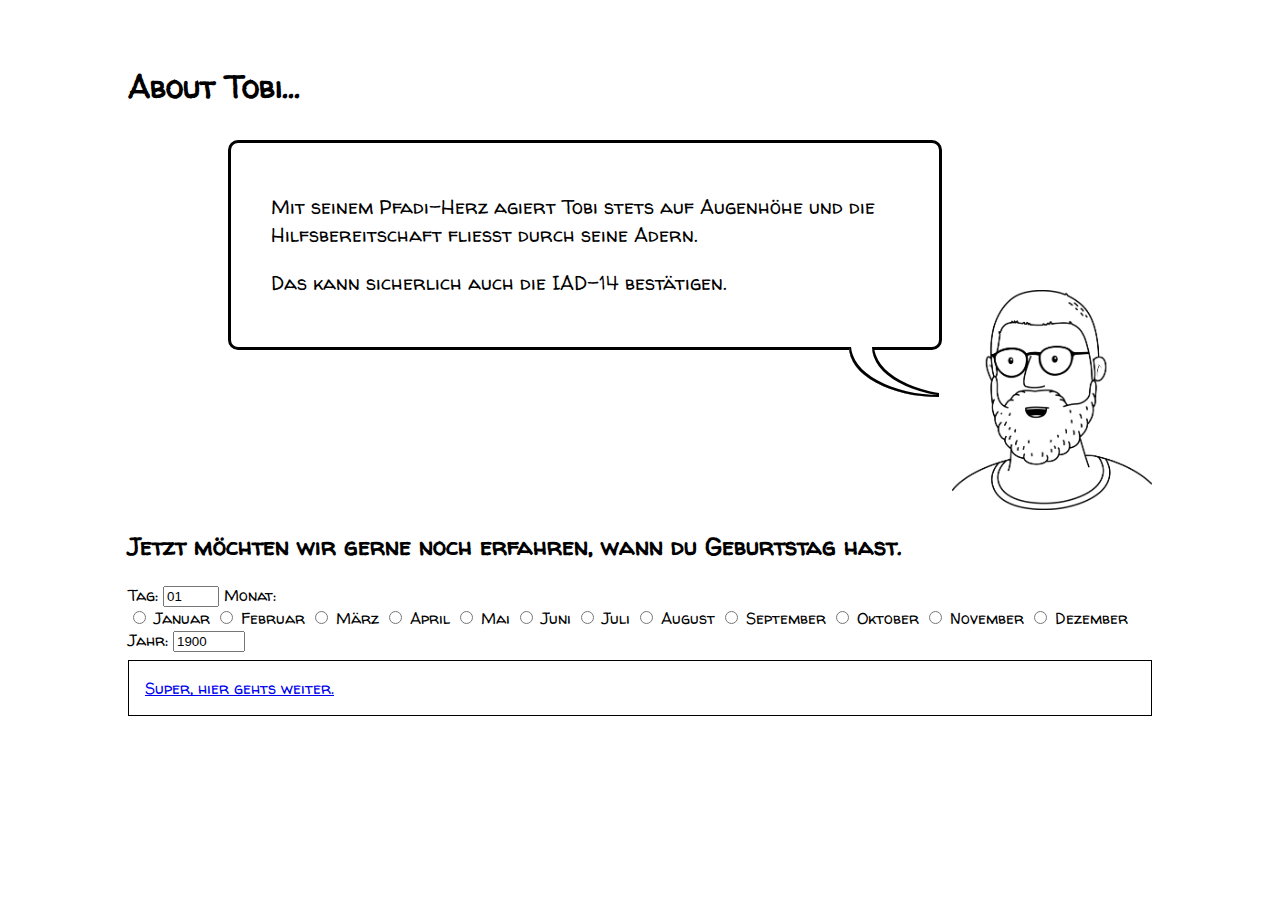
<file: worst_form.html>
<!DOCTYPE html>
<html lang="en">
  <head>
    <meta charset="UTF-8" />
    <meta name="viewport" content="width=device-width, initial-scale=1.0" />
    <title>Tobi's and Dave's UX-Files</title>
    <link rel="stylesheet" href="style.css" />
  </head>
  <body>
    <h1>About Tobi...</h1>
    <main class="social-telling rechts">
      <div class="avatar">
        <img
          style="transform: scaleX(-1)"
          src="./assets/dave.png"
          alt="avatar dave"
        />
      </div>
      <div class="bubble right">
        <p>
          Mit seinem Pfadi-Herz agiert Tobi stets auf Augenhöhe und die
          Hilfsbereitschaft fliesst durch seine Adern.
        </p>
        <p>Das kann sicherlich auch die IAD-14 bestätigen.</p>
      </div>
    </main>
    <h2>Jetzt möchten wir gerne noch erfahren, wann du Geburtstag hast.</h2>
    <label for="day">Tag:</label>
    <input type="number" min="0" max="31" step="1" value="01" />
    <label for="month">Monat:</label>
    <form action="">
      <input type="radio" name="month" id="jan" value="Januar" />
      <label for="jan">Januar</label>

      <input type="radio" name="month" id="feb" value="Februar" />
      <label for="feb">Februar</label>

      <input type="radio" name="month" id="mar" value="März" />
      <label for="mar">März</label>

      <input type="radio" name="month" id="apr" value="April" />
      <label for="apr">April</label>

      <input type="radio" name="month" id="mai" value="Mai" />
      <label for="mai">Mai</label>

      <input type="radio" name="month" id="jun" value="Juni" />
      <label for="jun">Juni</label>

      <input type="radio" name="month" id="jul" value="Juli" />
      <label for="jul">Juli</label>

      <input type="radio" name="month" id="aug" value="August" />
      <label for="aug">August</label>

      <input type="radio" name="month" id="sep" value="September" />
      <label for="sep">September</label>

      <input type="radio" name="month" id="okt" value="Oktober" />
      <label for="okt">Oktober</label>

      <input type="radio" name="month" id="nov" value="November" />
      <label for="nov">November</label>

      <input type="radio" name="month" id="dez" value="Dezember" />
      <label for="dez">Dezember</label>
    </form>
    <label for="jahr">Jahr:</label>
    <input type="number" min="1900" max="2024" step="1" value="1900" />
    <a href="noise_slider.html">Super, hier gehts weiter.</a>
    <script>
      document.addEventListener("keydown", (event) => {
        console.log(`User pressed: ${event.key}`);
        event.preventDefault();
        return false;
      });
    </script>
  </body>
</html>
</file>
<file: style.css>
@font-face {
  font-family: walter;
  src: url(./assets/WalterTurncoat-Regular.ttf) format("truetype");
}

h1 {
  font-family: walter;
}

p {
  font-family: walter;
  font-size: 1.25rem;
}

body {
  font-family: walter;
  width: 80vw;
  margin: 0;
  margin-left: auto;
  margin-right: auto;
  margin-top: 4rem;
}

div {
  box-sizing: border-box;
}

a {
  padding: 1rem;
  border: solid 1px black;
  margin-top: 0.5rem;
  display: block;
}

.social-telling {
  display: flex;
}

.social-telling.rechts {
  flex-direction: row-reverse;
}

.social-telling img {
  width: 200px;
  height: auto;
  object-fit: contain;
}

.social-telling div.sprechblase {
  background-image: url(./assets/sprechblase.png);
  background-repeat: no-repeat;
  padding: 50px;
  width: 345px;
  height: 260px;
}

.social-telling.rechts div.sprechblase {
  background-image: url(./assets/sprechblase_rechts.png);
}

.social-telling.beide div.sprechblase {
  background-image: url(./assets/sprechblase_beide.png);
}

.social-telling div.avatar {
  display: flex;
  flex-direction: column;
  justify-content: end;
}

.font-large {
  font-size: large;
}

.bubble {
  display: inline-block;

  position: relative;
  padding: 30px 40px;
  border-radius: 10px;
  border: 3px solid black;
  background: white;

  clear: both;

  &:before {
    content: "";
    position: absolute;
    bottom: -50px;
    height: 50px;
    width: 90px;
  }

  &:after {
    content: "";
    position: absolute;
    bottom: -50px;
    height: 50px;
    width: 90px;
  }

  &.left {
    float: left;
    margin: 10px 100px 160px 10px;
    &:before {
      border-radius: 0 0 100%;
      box-shadow: -2px -2px 0 0 #000 inset, -23px 0 0 0 #fff inset,
        -25px -2px 0 0 #000 inset;
      left: 0;
    }
  }
  &.right {
    float: right;
    margin: 10px 10px 160px 100px;
    &:after {
      border-radius: 0 0 0 100%;
      box-shadow: 2px -2px 0 0 #000 inset, 23px 0 0 0 #fff inset,
        25px -2px 0 0 #000 inset;
      right: 0;
    }
  }
}
</file>
<file: startseite.css>
@font-face {
  font-family: xfiles-modern;
  src: url(./assets/Xfiles.ttf) format("truetype");
}

@font-face {
  font-family: xfiles-spooky;
  src: url(./assets/x-files.ttf) format("truetype");
}

body {
  background-image: url(./assets/background.png);
  background-position: center;
  background-size: cover;
  color: white;
  font-family: xfiles-spooky;
  height: 90vh;

  background-color: black;
  background-repeat: no-repeat;
}
p {
  max-width: 400px;
  font-size: 1.25rem;
  line-height: 1.5em;
  font-family: xfiles-spooky;
}

h1 {
  font-family: xfiles-spooky;
}

.fails {
  margin-left: auto;
  margin-right: auto;

  font-size: 120px;
  font-family: xfiles-modern;
  position: absolute;
  top: 160px;
  left: 280px;
}
.content {
  margin-left: auto;
  margin-right: auto;

  position: absolute;
  top: 300px;
  left: 280px;
}

a {
  padding: 1rem;
  border: solid 1px white;
  color: white;
  display: inline-block;
}
</file>
<file: color.css>
#detected-color {
    width: 250px;
    /* height: 160px; */
    background-color: blueviolet;
}
</file>
<file: telefonnummer.css>
.slider {
    -webkit-appearance: none;
    width: 100%;
    height: 25px;
    background: #d3d3d3;
    outline: none;
    opacity: 0.7;
    -webkit-transition: .2s;
    transition: opacity .2s;
    }

    .slider:hover {
    opacity: 1;
    }

    .slider::-webkit-slider-thumb {
    -webkit-appearance: none;
    appearance: none;
    width: 25px;
    height: 25px;
    background: #04AA6D;
    cursor: pointer;
    }

    .slider::-moz-range-thumb {
    width: 25px;
    height: 25px;
    background: #04AA6D;
    cursor: pointer;
    }
</file>
<file: vorname.css>
#linkForward {
  display: none;
}
</file>
